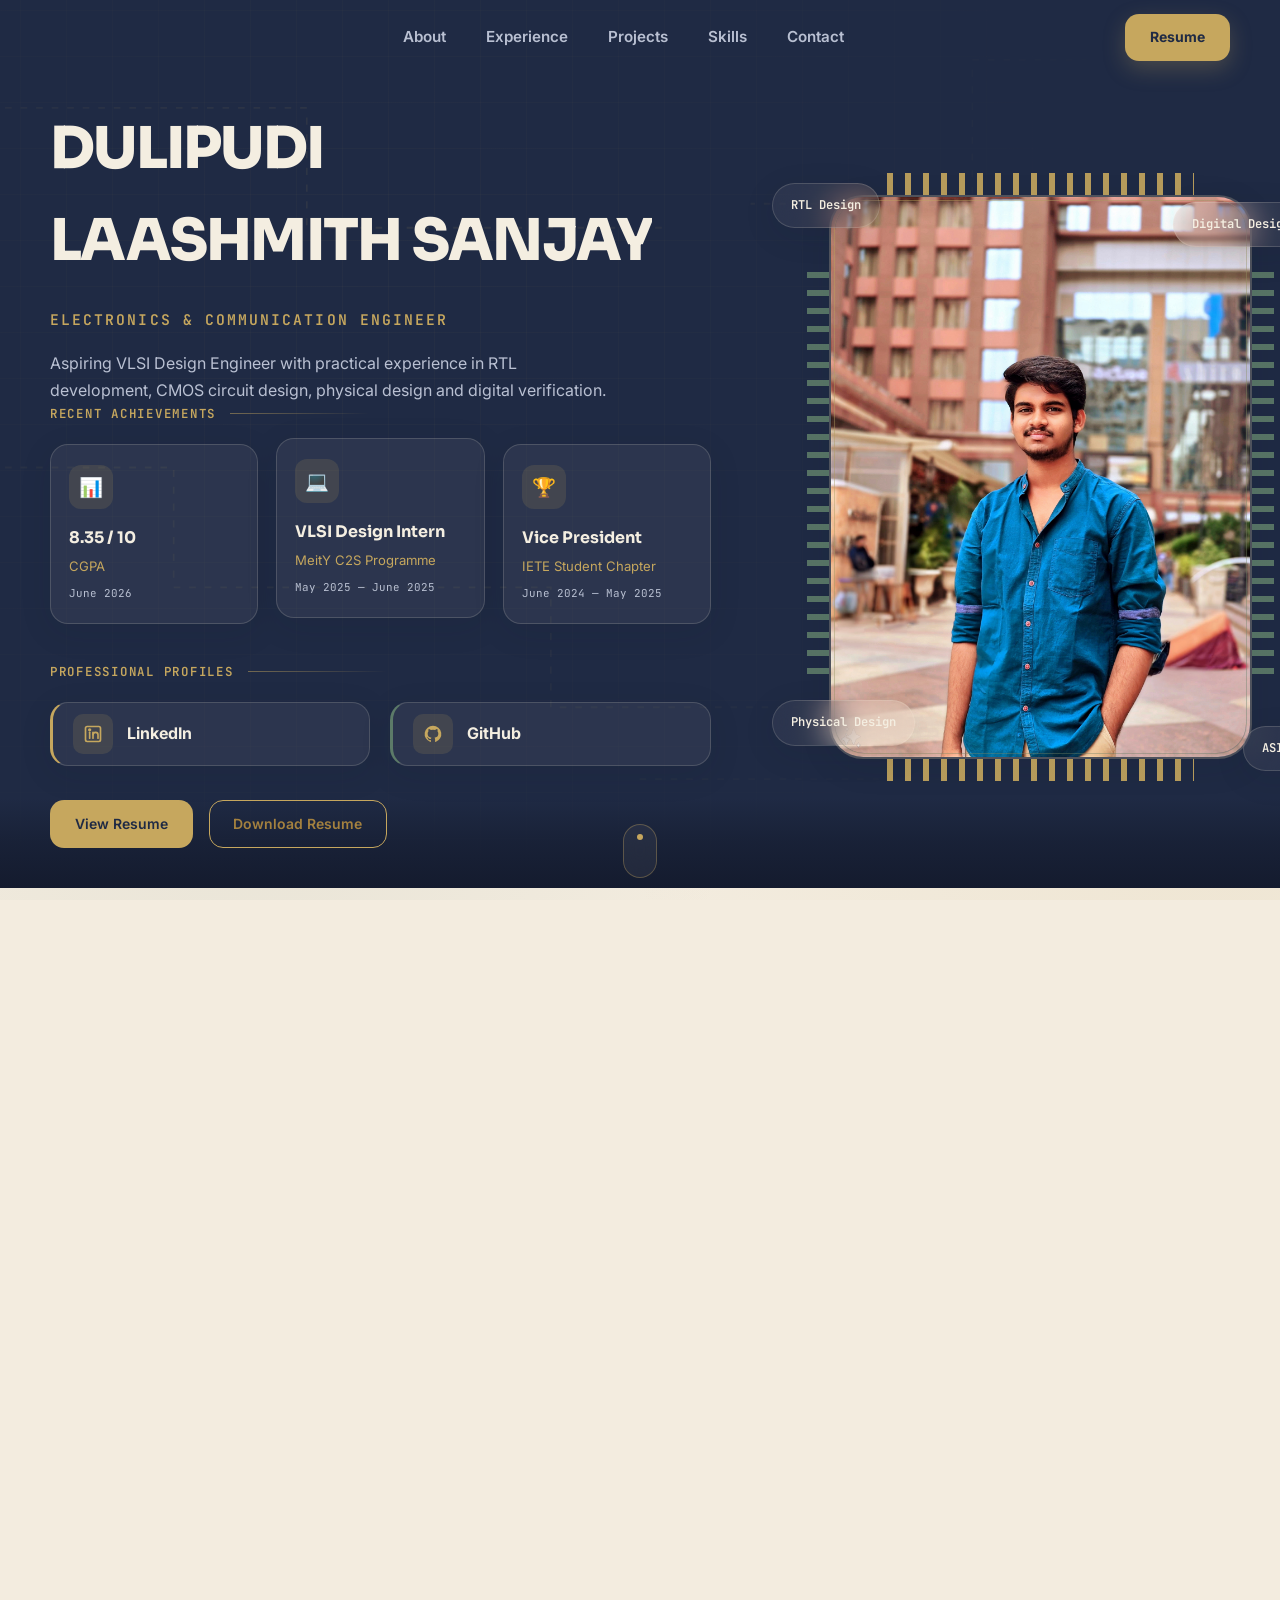
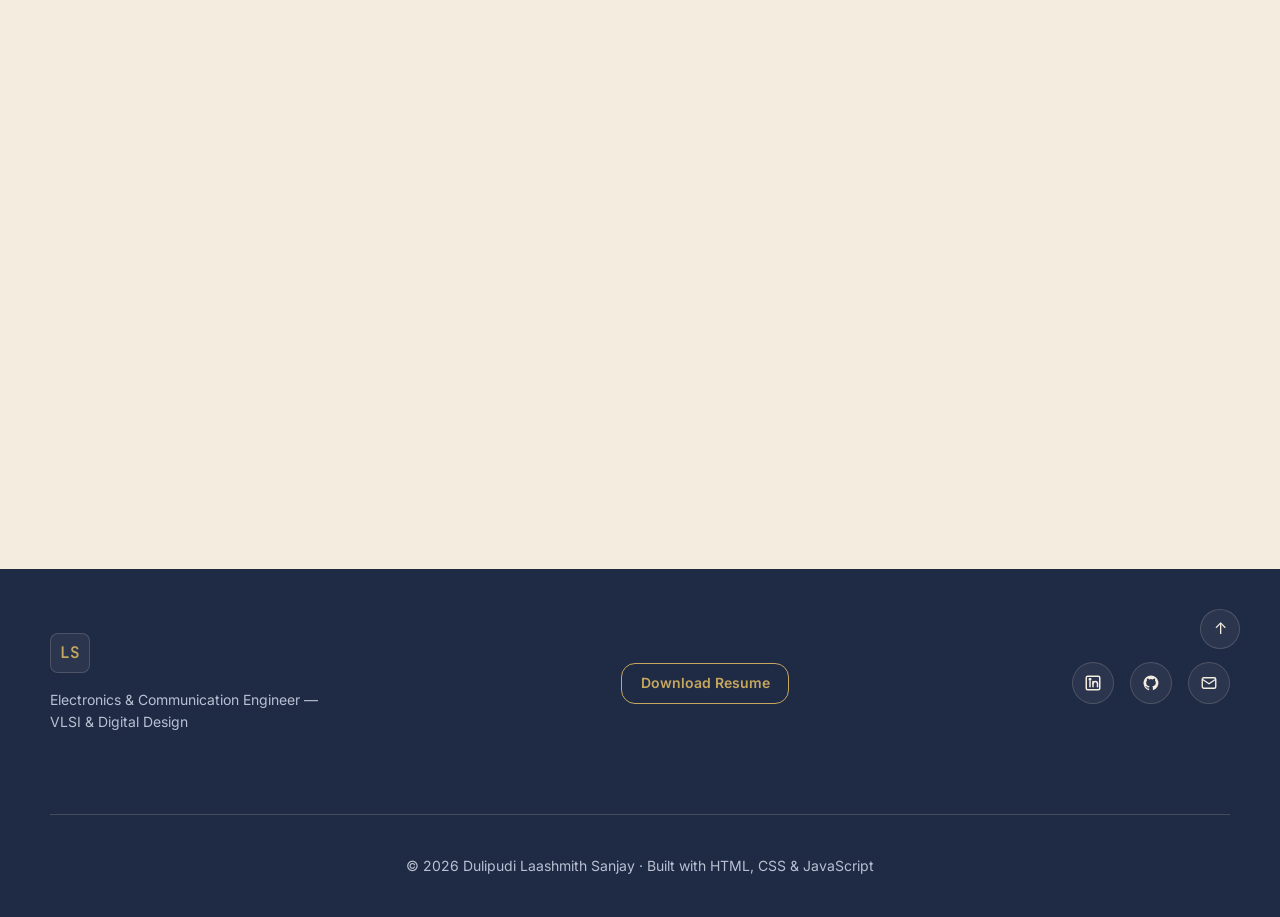
<file: index.html>
<!DOCTYPE html>
<html lang="en">

<head>
  <meta charset="UTF-8" />
  <meta name="viewport" content="width=device-width, initial-scale=1.0" />
  <title>Laashmith Sanjay — VLSI &amp; Digital Design Engineer</title>
  <meta name="description"
    content="Portfolio of Dulipudi Laashmith Sanjay, an ECE graduate specializing in RTL design, physical design and analog IC design." />

  <!-- Favicon: a small inline chip glyph, no image file needed -->
  <link rel="icon"
    href="data:image/svg+xml,%3Csvg xmlns='http://www.w3.org/2000/svg' viewBox='0 0 32 32'%3E%3Crect x='9' y='9' width='14' height='14' rx='2' fill='%231F2A44'/%3E%3Crect x='13' y='2' width='2' height='6' fill='%23C6A75E'/%3E%3Crect x='17' y='2' width='2' height='6' fill='%23C6A75E'/%3E%3Crect x='13' y='24' width='2' height='6' fill='%23C6A75E'/%3E%3Crect x='17' y='24' width='2' height='6' fill='%23C6A75E'/%3E%3Crect x='2' y='13' width='6' height='2' fill='%23C6A75E'/%3E%3Crect x='2' y='17' width='6' height='2' fill='%23C6A75E'/%3E%3Crect x='24' y='13' width='6' height='2' fill='%23C6A75E'/%3E%3Crect x='24' y='17' width='6' height='2' fill='%23C6A75E'/%3E%3C/svg%3E" />

  <!-- Fonts: Sora (headings), Inter (body), JetBrains Mono (labels/data) -->
  <link rel="preconnect" href="https://fonts.googleapis.com" />
  <link rel="preconnect" href="https://fonts.gstatic.com" crossorigin />
  <link
    href="https://fonts.googleapis.com/css2?family=Sora:wght@500;600;700;800&family=Inter:wght@400;500;600;700&family=JetBrains+Mono:wght@400;500;600&display=swap"
    rel="stylesheet" />

  <!-- Navy browser chrome to match the new hero/navbar color -->
  <meta name="theme-color" content="#1F2A44" />

  <!-- Stylesheets: variables.css holds the theme, style.css holds the layout -->
  <link rel="stylesheet" href="css/variables.css" />
  <link rel="stylesheet" href="css/style.css" />
</head>

<body>

  <!-- Lets keyboard / screen-reader users jump straight past the nav -->
  <a class="skip-link" href="#main-content">Skip to content</a>

  <!-- ============================== HEADER / NAV Starts ============================== -->
  <header id="site-header" class="site-header">
    <div class="container site-header__inner">
      <div class="logo"></div>

      <nav class="nav" id="primary-nav" aria-label="Primary">
        <ul class="nav__list" id="nav-list"><!-- populated by main.js from portfolioData.nav --></ul>
      </nav>

      <div class="site-header__actions">
        <a href="#" id="header-resume-btn" class="btn btn--ghost btn--small" download>Resume</a>
        <button id="nav-toggle" class="nav-toggle" aria-label="Open menu" aria-expanded="false"
          aria-controls="primary-nav">
          <span class="nav-toggle__bar"></span>
          <span class="nav-toggle__bar"></span>
          <span class="nav-toggle__bar"></span>
        </button>
      </div>
    </div>
  </header>
  <!-- ============================== HEADER / NAV Ends ============================== -->

  <main id="main-content">

    <!-- ============================== HERO Starts ============================== -->
    <section id="home" class="hero">

      <div class="hero__bg" aria-hidden="true">
        <svg class="hero__traces" viewBox="0 0 1200 800" preserveAspectRatio="none">
          <path class="trace" d="M0,120 H300 V220 H620" />
          <path class="trace" d="M0,420 H180 V520 H520 V620 H900" />
          <path class="trace" d="M1200,80 H900 V200 H700" />
          <path class="trace" d="M1200,560 H960 V680 H600" />
        </svg>
      </div>

      <div class="container hero__inner">

        <!-- ================= LEFT ================= -->

        <div class="hero__content">

          <div class="hero__heading">

            <h1 class="hero__name" id="hero-name">
              <span>DULIPUDI</span>
              <span>LAASHMITH SANJAY</span>
            </h1>

            <p class="hero__role" id="hero-role">
              Electronics & Communication Engineer
            </p>

            <p class="hero__tagline" id="hero-tagline">
              Aspiring VLSI Design Engineer with practical experience in RTL Development, CMOS Circuit Design, Physical
              Design and Digital Verification.
            </p>

          </div>

          <!-- ================= RECENT ACHIEVEMENTS ================= -->

          <div class="hero__section">

            <p class="hero__section-title">
              RECENT ACHIEVEMENTS
            </p>

            <div class="hero-achievements" id="hero-highlights">

              <!-- JS renders here -->

            </div>

          </div>

          <!-- ================= PROFESSIONAL PROFILES ================= -->

          <div class="hero__section">

            <p class="hero__section-title">
              PROFESSIONAL PROFILES
            </p>

            <div id="hero-social-cards" class="hero-social-cards">

            </div>

          </div>

          <!-- ================= RESUME CTA ================= -->

          <div class="hero__section hero__resume-row">
            <a href="#" id="hero-resume-btn" class="btn btn--primary" target="_blank">View Resume</a>
            <a href="#" id="hero-resume-download" class="btn btn--outline" download>Download Resume</a>
          </div>

        </div>

        <!-- ================= RIGHT ================= -->

        <div class="hero__visual">

          <div class="chip-diagram">

            <div class="chip-diagram__die glass-panel" id="chip-die">

            </div>

            <div class="chip-diagram__pins chip-diagram__pins--top"></div>
            <div class="chip-diagram__pins chip-diagram__pins--bottom"></div>
            <div class="chip-diagram__pins chip-diagram__pins--left"></div>
            <div class="chip-diagram__pins chip-diagram__pins--right"></div>

            <ul class="chip-diagram__badges" id="chip-badges">
            </ul>

          </div>

        </div>

      </div>

      <a href="#about" class="scroll-cue" aria-label="Scroll">

        <span></span>

      </a>

    </section>
    <!-- ============================== HERO Ends ============================== -->

    <!-- ============================== ABOUT Starts ============================== -->
    <section id="about" class="section">
      <div class="container">
        <p class="section-eyebrow">About Me</p>
        <h2 class="section-title">A quick introduction</h2>

        <div class="about-grid">
          <div>
            <p class="about-summary" id="about-summary"><!-- populated from portfolioData.personal.summary --></p>
            <a href="#" id="about-resume-btn" class="btn btn--outline about-resume-cta" target="_blank">View Resume</a>
          </div>

          <ul class="tag-list" id="about-interests" aria-label="Areas of interest">
            <!-- populated from portfolioData.interests -->
          </ul>
        </div>

        <div class="workflow" id="workflow-steps" aria-label="Chip design flow">
          <!-- populated from portfolioData.workflow -->
        </div>
      </div>
    </section>
    <!-- ============================== ABOUT Ends ============================== -->

    <!-- ============================== EXPERIENCE Starts ============================== -->
    <section id="experience" class="section section--alt">
      <div class="container">
        <p class="section-eyebrow">Background</p>
        <h2 class="section-title">Education &amp; Experience</h2>

        <div class="background-grid">
          <div class="background-col">
            <h3 class="background-col__title">Education</h3>
            <div id="education-list"><!-- populated from portfolioData.education --></div>
          </div>

          <div class="background-col">
            <h3 class="background-col__title">Experience</h3>
            <ol class="timeline" id="experience-list"><!-- populated from portfolioData.experience --></ol>
          </div>
        </div>
      </div>
    </section>
    <!-- ============================== EXPERIENCE Ends ============================== -->

    <!-- ============================== PROJECTS Starts ============================== -->
    <section id="projects" class="section">
      <div class="container">
        <p class="section-eyebrow">Selected Work</p>
        <h2 class="section-title">Selected work</h2>

        <div class="project-grid" id="project-grid"><!-- populated from portfolioData.projects --></div>
      </div>
    </section>
    <!-- ============================== PROJECTS Ends ============================== -->

    <!-- ============================== SKILLS Starts ============================== -->
    <section id="skills" class="section section--alt">
      <div class="container">
        <p class="section-eyebrow">Toolkit</p>
        <h2 class="section-title">Toolkit</h2>

        <div class="skills-grid" id="skills-grid"><!-- populated from portfolioData.skills --></div>
      </div>
    </section>
    <!-- ============================== SKILLS Ends ============================== -->

    <!-- ============================== CONTACT Starts ============================== -->
    <section id="contact" class="section">
      <div class="container">
        <p class="section-eyebrow">Get In Touch</p>
        <h2 class="section-title">Let's talk</h2>
        <p class="section-lead">Open to VLSI, digital design and physical design roles, internships and graduate
          research opportunities. Reach out any time.</p>

        <div class="contact-grid">
          <div>
            <ul class="contact-cards" id="contact-cards"><!-- populated from portfolioData.personal --></ul>
            <a href="#" id="contact-resume-btn" class="btn btn--primary contact-resume-cta" target="_blank">View Resume</a>
          </div>

          <form class="contact-form glass-panel" id="contact-form">
            <p class="contact-form__hint">This opens a pre-filled email in your mail app — there's no server behind it.
            </p>
            <div class="form-row">
              <label for="cf-name">Name</label>
              <input type="text" id="cf-name" name="name" required />
            </div>
            <div class="form-row">
              <label for="cf-email">Your email</label>
              <input type="email" id="cf-email" name="email" required />
            </div>
            <div class="form-row">
              <label for="cf-message">Message</label>
              <textarea id="cf-message" name="message" rows="4" required></textarea>
            </div>
            <button type="submit" class="btn btn--primary btn--full">Open Email Draft</button>
          </form>
        </div>
      </div>
    </section>
    <!-- ============================== CONTACT Ends ============================== -->

  </main>

  <!-- ============================== FOOTER Starts ============================== -->
  <footer class="site-footer">
    <div class="container site-footer__inner">
      <div>
        <span class="logo__mark logo__mark--small" id="footer-initials">LS</span>
        <p class="site-footer__tagline" id="footer-tagline">Electronics &amp; Communication Engineer — VLSI &amp;
          Digital Design</p>
      </div>

      <a href="#" id="footer-resume-btn" class="btn btn--outline btn--small footer-resume-cta" download>Download Resume</a>

      <ul class="social-row" id="footer-socials" aria-label="Social links"><!-- populated by main.js --></ul>

      <p class="site-footer__meta">
        <span id="footer-year"></span> · Built with HTML, CSS &amp; JavaScript
      </p>
    </div>

    <a href="#home" class="back-to-top" aria-label="Back to top">↑</a>
  </footer>
  <!-- ============================== FOOTER Ends ============================== -->

  <!-- Scripts: data first, then the code that renders it -->
  <script src="js/portfolio-data.js"></script>
  <script src="js/main.js"></script>
</body>

</html>
</file>
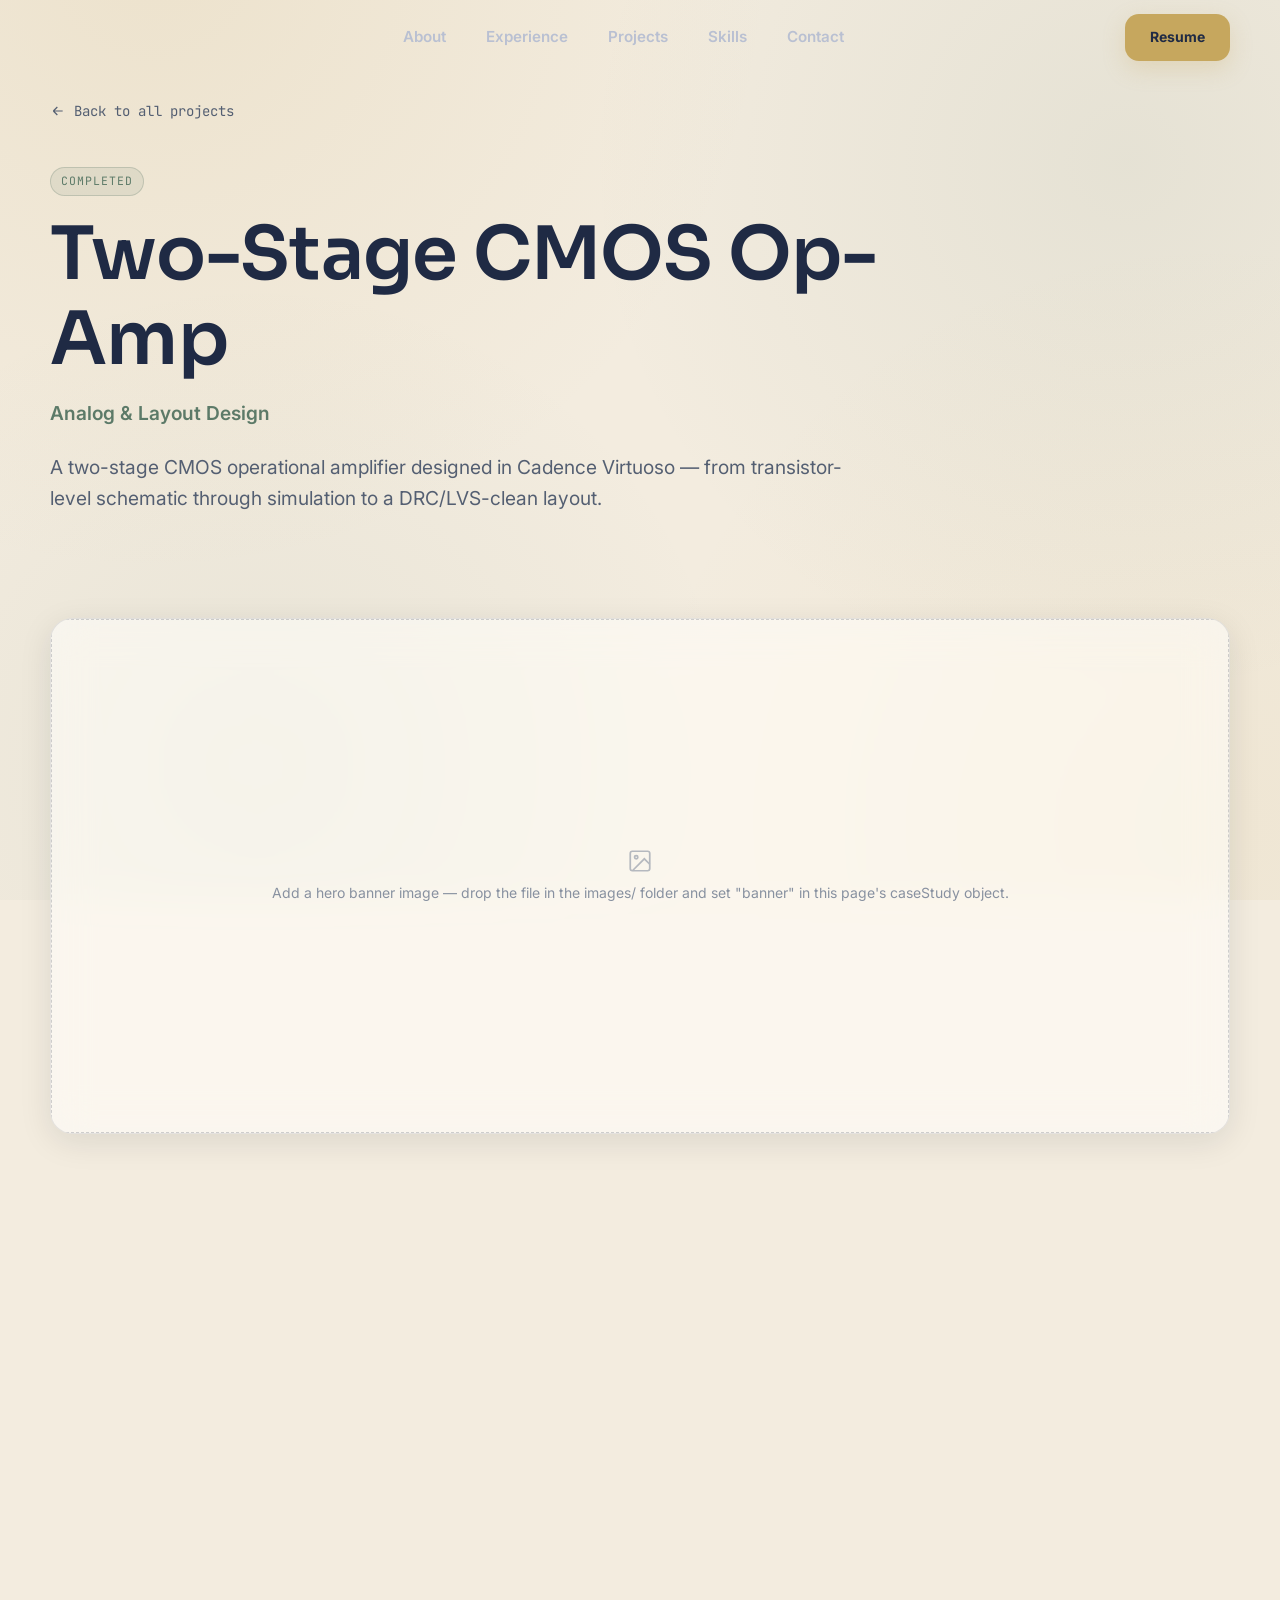
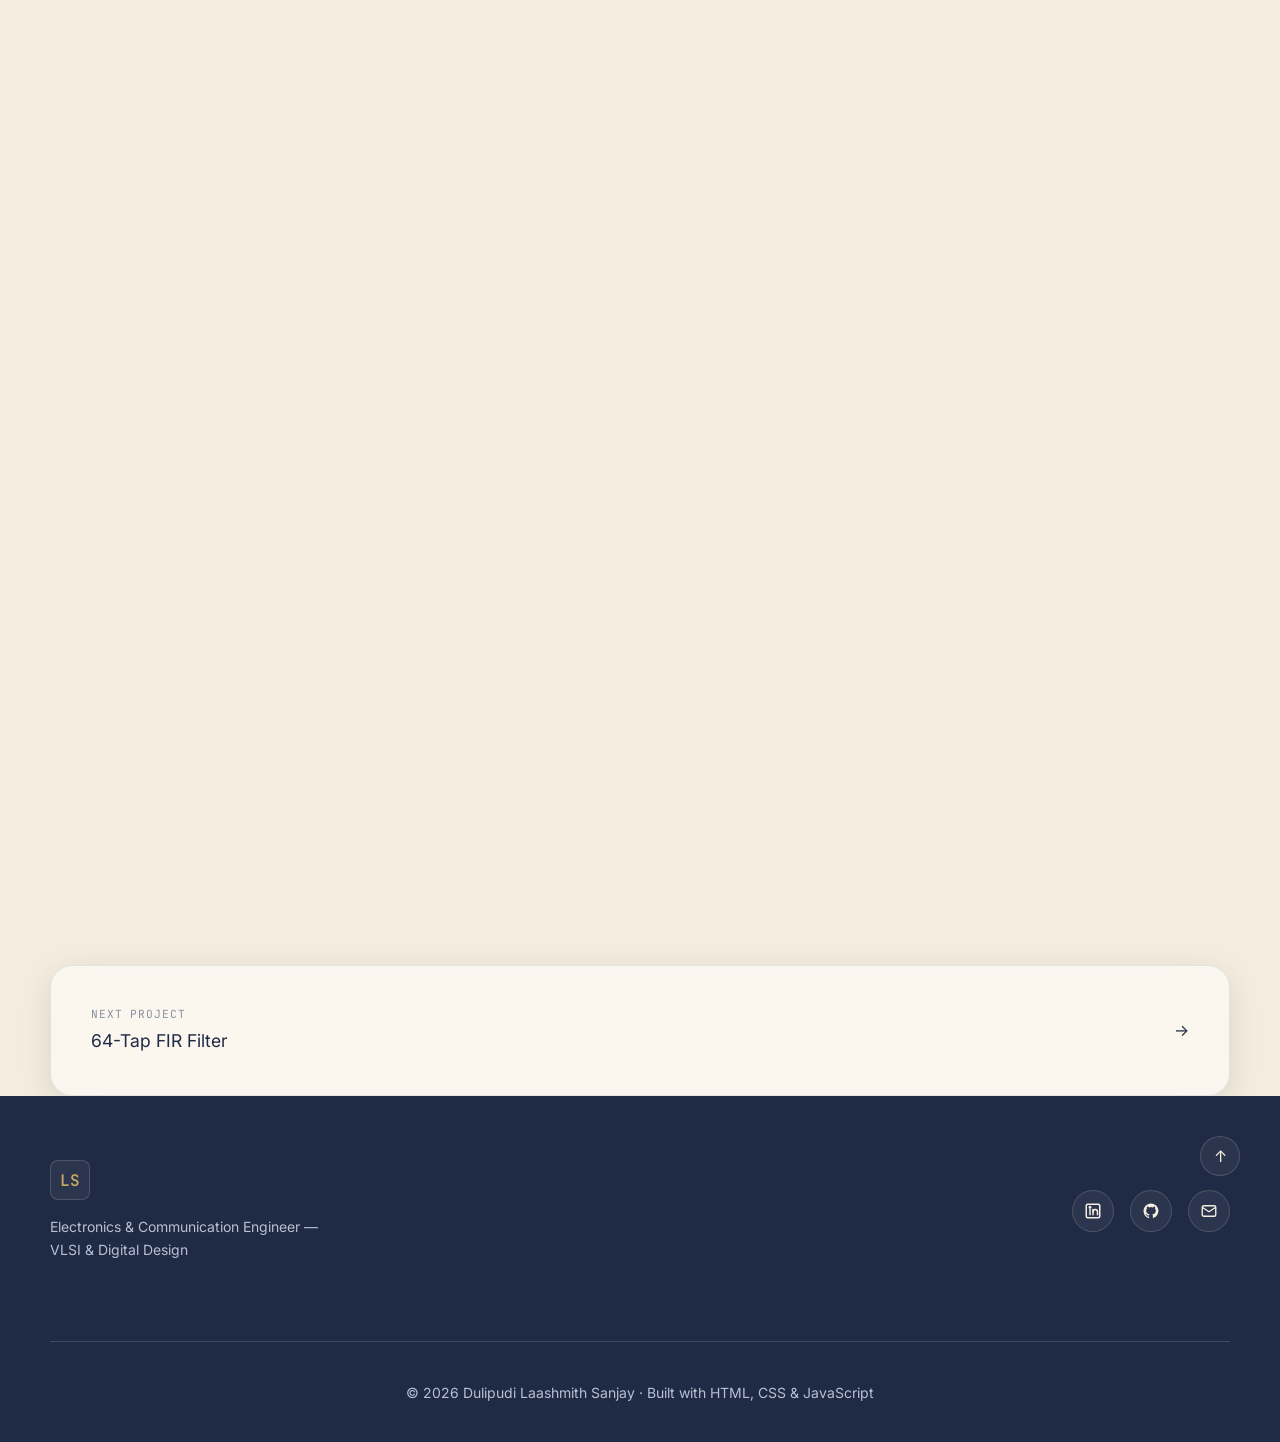
<file: projects/cmos-op-amp.html>
<!DOCTYPE html>
<html lang="en">

<head>
  <meta charset="UTF-8" />
  <meta name="viewport" content="width=device-width, initial-scale=1.0" />
  <title>Two-Stage CMOS Op-Amp — Case Study — Laashmith Sanjay</title>
  <meta name="description"
    content="Case study: a two-stage CMOS operational amplifier — analog design, simulation and layout in Cadence Virtuoso." />

  <link rel="icon"
    href="data:image/svg+xml,%3Csvg xmlns='http://www.w3.org/2000/svg' viewBox='0 0 32 32'%3E%3Crect x='9' y='9' width='14' height='14' rx='2' fill='%231F2A44'/%3E%3Crect x='13' y='2' width='2' height='6' fill='%23C6A75E'/%3E%3Crect x='17' y='2' width='2' height='6' fill='%23C6A75E'/%3E%3Crect x='13' y='24' width='2' height='6' fill='%23C6A75E'/%3E%3Crect x='17' y='24' width='2' height='6' fill='%23C6A75E'/%3E%3Crect x='2' y='13' width='6' height='2' fill='%23C6A75E'/%3E%3Crect x='2' y='17' width='6' height='2' fill='%23C6A75E'/%3E%3Crect x='24' y='13' width='6' height='2' fill='%23C6A75E'/%3E%3Crect x='24' y='17' width='6' height='2' fill='%23C6A75E'/%3E%3C/svg%3E" />

  <link rel="preconnect" href="https://fonts.googleapis.com" />
  <link rel="preconnect" href="https://fonts.gstatic.com" crossorigin />
  <link
    href="https://fonts.googleapis.com/css2?family=Sora:wght@500;600;700;800&family=Inter:wght@400;500;600;700&family=JetBrains+Mono:wght@400;500;600&display=swap"
    rel="stylesheet" />

  <meta name="theme-color" content="#1F2A44" />

  <!-- Same stylesheets as the homepage, plus case-study.css for the
       sections that only exist on project pages. -->
  <link rel="stylesheet" href="../css/variables.css" />
  <link rel="stylesheet" href="../css/style.css" />
  <link rel="stylesheet" href="../css/case-study.css" />
</head>

<body id="page-top">

  <a class="skip-link" href="#main-content">Skip to content</a>

  <!-- ============================== HEADER / NAV Starts ============================== -->
  <header id="site-header" class="site-header">
    <div class="container site-header__inner">
      <a class="logo" href="../index.html" aria-label="Home"></a>

      <nav class="nav" id="primary-nav" aria-label="Primary">
        <ul class="nav__list" id="nav-list"><!-- populated by case-study.js from portfolioData.nav --></ul>
      </nav>

      <div class="site-header__actions">
        <a href="#" id="header-resume-btn" class="btn btn--ghost btn--small" target="_blank">Resume</a>
        <button id="nav-toggle" class="nav-toggle" aria-label="Open menu" aria-expanded="false"
          aria-controls="primary-nav">
          <span class="nav-toggle__bar"></span>
          <span class="nav-toggle__bar"></span>
          <span class="nav-toggle__bar"></span>
        </button>
      </div>
    </div>
  </header>
  <!-- ============================== HEADER / NAV Ends ============================== -->

  <main id="main-content">

    <div class="container cs-back-bar">
      <a href="../index.html#projects" class="cs-back-link">
        <svg viewBox="0 0 24 24" fill="none" stroke="currentColor" stroke-width="1.8"><path d="M5 12h14m0 0-6-6m6 6-6 6"/></svg>
        Back to all projects
      </a>
    </div>

    <!-- ============================== CASE STUDY HERO Starts ============================== -->
    <section class="cs-hero">
      <div class="container">
        <span class="cs-hero__status" id="cs-status"></span>
        <h1 class="cs-hero__title" id="cs-title"></h1>
        <p class="cs-hero__subtitle" id="cs-subtitle"></p>
        <p class="cs-hero__summary" id="cs-summary"></p>
        <div class="cs-hero__actions" id="cs-actions"><!-- GitHub / Live Demo / Report, from case-study.js --></div>

        <div class="cs-hero__banner glass-panel" id="cs-banner"><!-- banner image or placeholder --></div>
      </div>
    </section>
    <!-- ============================== CASE STUDY HERO Ends ============================== -->

    <div class="container">

      <!-- ============================== META Starts ============================== -->
      <div class="cs-meta glass-panel" id="cs-meta"></div>
      <!-- ============================== META Ends ============================== -->

      <!-- ============================== OVERVIEW Starts ============================== -->
      <section class="cs-section">
        <h2 class="cs-section__title">Overview</h2>
        <p class="cs-section__body" id="cs-overview"></p>
      </section>
      <!-- ============================== OVERVIEW Ends ============================== -->

      <!-- ============================== PROBLEM / OBJECTIVE Starts ============================== -->
      <section class="cs-section">
        <div class="cs-two-col">
          <div>
            <h2 class="cs-section__title">Problem Statement</h2>
            <p class="cs-section__body" id="cs-problem"></p>
          </div>
          <div>
            <h2 class="cs-section__title">Objective</h2>
            <p class="cs-section__body" id="cs-objective"></p>
          </div>
        </div>
      </section>
      <!-- ============================== PROBLEM / OBJECTIVE Ends ============================== -->

      <!-- ============================== ARCHITECTURE / WORKFLOW Starts ============================== -->
      <section class="cs-section">
        <div class="cs-two-col">
          <div>
            <h2 class="cs-section__title">Architecture</h2>
            <p class="cs-section__body" id="cs-architecture"></p>
          </div>
          <div>
            <h2 class="cs-section__title">Workflow</h2>
            <p class="cs-section__body" id="cs-workflow"></p>
          </div>
        </div>
      </section>
      <!-- ============================== ARCHITECTURE / WORKFLOW Ends ============================== -->

      <!-- ============================== IMPLEMENTATION STEPS Starts ============================== -->
      <section class="cs-section">
        <h2 class="cs-section__title">Step-by-Step Implementation</h2>
        <div class="cs-steps" id="cs-steps"></div>
      </section>
      <!-- ============================== IMPLEMENTATION STEPS Ends ============================== -->

      <!-- ============================== MEDIA GALLERY Starts ============================== -->
      <section class="cs-section">
        <h2 class="cs-section__title">Simulation, Waveforms &amp; Screenshots</h2>
        <p class="cs-section__body" style="margin-bottom: var(--space-md);">RTL simulation results, waveform
          captures and synthesis reports. Add new screenshots any time by editing the <code>gallery</code> array
          below — no other file needs to change.</p>
        <div class="cs-gallery" id="cs-gallery"></div>
      </section>
      <!-- ============================== MEDIA GALLERY Ends ============================== -->

      <!-- ============================== RESULTS Starts ============================== -->
      <section class="cs-section">
        <h2 class="cs-section__title">Results</h2>
        <div class="cs-result-cards" id="cs-results"></div>
      </section>
      <!-- ============================== RESULTS Ends ============================== -->

      <!-- ============================== CHALLENGES / LEARNINGS Starts ============================== -->
      <section class="cs-section">
        <div class="cs-two-col">
          <div>
            <h2 class="cs-section__title">Challenges</h2>
            <ul class="cs-list" id="cs-challenges"></ul>
          </div>
          <div>
            <h2 class="cs-section__title">Learnings</h2>
            <ul class="cs-list" id="cs-learnings"></ul>
          </div>
        </div>
      </section>
      <!-- ============================== CHALLENGES / LEARNINGS Ends ============================== -->

      <!-- ============================== FUTURE IMPROVEMENTS Starts ============================== -->
      <section class="cs-section">
        <h2 class="cs-section__title">Future Improvements</h2>
        <ul class="cs-list" id="cs-future"></ul>
      </section>
      <!-- ============================== FUTURE IMPROVEMENTS Ends ============================== -->

      <!-- ============================== REFERENCES Starts ============================== -->
      <section class="cs-section">
        <h2 class="cs-section__title">References</h2>
        <ul class="cs-references" id="cs-references"></ul>
      </section>
      <!-- ============================== REFERENCES Ends ============================== -->

      <!-- ============================== NEXT PROJECT Starts ============================== -->
      <a class="cs-next glass-panel" id="cs-next" href="#">
        <div>
          <p class="cs-next__label">Next Project</p>
          <p class="cs-next__title"></p>
        </div>
        <span>→</span>
      </a>
      <!-- ============================== NEXT PROJECT Ends ============================== -->

    </div>

  </main>

  <!-- ============================== FOOTER Starts ============================== -->
  <footer class="site-footer">
    <div class="container site-footer__inner">
      <div>
        <span class="logo__mark logo__mark--small" id="footer-initials">LS</span>
        <p class="site-footer__tagline" id="footer-tagline"></p>
      </div>

      <ul class="social-row" id="footer-socials" aria-label="Social links"></ul>

      <p class="site-footer__meta">
        <span id="footer-year"></span> · Built with HTML, CSS &amp; JavaScript
      </p>
    </div>

    <a href="#page-top" class="back-to-top" aria-label="Back to top">↑</a>
  </footer>
  <!-- ============================== FOOTER Ends ============================== -->

  <script src="../js/portfolio-data.js"></script>
  <script src="../js/case-study.js"></script>

  <!-- ============================================================================
       CASE STUDY DATA
       ============================================================================
       Everything specific to THIS project lives here. To create another
       project page: copy this whole file, edit only this object (and the
       page <title> above), then point that project's "caseStudyUrl" in
       js/portfolio-data.js at the new file.
  ============================================================================ -->
  <script>
    window.caseStudy = {
      title: "Two-Stage CMOS Op-Amp",
      subtitle: "Analog & Layout Design",
      status: "Completed",

      summary:
        "A two-stage CMOS operational amplifier designed in Cadence Virtuoso — from transistor-level schematic through simulation to a DRC/LVS-clean layout.",

      /* Set to an image path (e.g. "../images/opamp-banner.png") once
         you have one — until then a clean placeholder is shown instead. */
      banner: "",

      meta: [
        { label: "Timeline", value: "May – Jun 2025" },
        { label: "Role", value: "Analog & Layout Design" },
        { label: "Domain", value: "Analog IC Design" },
        { label: "Tools", value: "Cadence Virtuoso" },
      ],

      overview:
        "This project designs a two-stage CMOS operational amplifier: a differential input stage feeding a common-source gain stage, compensated with a Miller capacitor for stability. The design was simulated at the schematic level, then carried through physical layout with post-layout re-verification.",

      problem:
        "A single-stage amplifier trades off gain against output swing and struggles to hit high gain with a wide bandwidth on a fixed process. A two-stage architecture requires additional frequency compensation to remain stable once layout parasitics are introduced.",

      objective:
        "Design a two-stage CMOS op-amp that (1) meets target gain, bandwidth, slew rate and phase margin specifications in schematic simulation, and (2) produces a DRC/LVS-clean layout whose post-layout performance still meets those specs.",

      architecture:
        "A differential pair with a current-mirror active load forms the first (high-gain) stage, followed by a common-source second stage for additional gain and output swing. A Miller capacitor between the two stages provides frequency compensation for closed-loop stability.",

      workflow:
        "Schematic entry and sizing in Cadence Virtuoso, AC/DC/transient simulation for spec verification, then physical layout with DRC and LVS checks, followed by post-layout simulation to confirm parasitics hadn't broken the design.",

      steps: [
        {
          title: "Topology selection & hand calculations",
          desc: "Chose the two-stage, Miller-compensated topology and hand-calculated approximate device sizing to hit the target gain and phase margin.",
        },
        {
          title: "Schematic entry & sizing",
          desc: "Built the schematic in Cadence Virtuoso and iteratively sized the differential pair, current mirrors and compensation capacitor.",
        },
        {
          title: "DC & AC simulation",
          desc: "Verified DC operating points and extracted open-loop gain, unity-gain bandwidth and phase margin from AC analysis.",
        },
        {
          title: "Transient & slew-rate verification",
          desc: "Applied step and pulse inputs to measure slew rate and settling behavior under large-signal conditions.",
        },
        {
          title: "Physical layout",
          desc: "Floorplanned and laid out the transistors with attention to matching (common-centroid where needed) and symmetry for the differential pair.",
        },
        {
          title: "DRC / LVS & post-layout simulation",
          desc: "Resolved all design-rule and layout-versus-schematic violations, extracted parasitics, and re-ran simulations to confirm the layout still met spec.",
        },
      ],

      /* MEDIA GALLERY START — add screenshots here as you take them.
         Leave "src" as "" to show a labeled placeholder until you do. */
      gallery: [
        { category: "Schematic", caption: "Two-stage op-amp schematic", src: "" },
        { category: "Simulation", caption: "AC analysis — gain & phase margin plot", src: "" },
        { category: "Simulation", caption: "Transient response — slew rate measurement", src: "" },
        { category: "Layout", caption: "Final layout — DRC/LVS clean", src: "" },
      ],
      /* MEDIA GALLERY END */

      results: [
        { value: "2-stage", label: "Miller-compensated topology" },
        { value: "0", label: "Outstanding DRC / LVS violations" },
        { value: "✓", label: "Gain, BW, slew rate & phase margin met" },
      ],

      challenges: [
        "Keeping phase margin adequate once the Miller compensation was sized for a real load, not just an idealized one.",
        "Preserving differential-pair matching in layout while still meeting area and routing constraints.",
      ],

      learnings: [
        "How second-stage loading and compensation capacitor sizing directly trade off against bandwidth and stability.",
        "Why post-layout re-simulation matters — parasitics shifted the margins enough to be worth catching before tape-out mentality.",
      ],

      future: [
        "Characterize PVT (process/voltage/temperature) corners rather than a single nominal simulation.",
        "Explore a folded-cascode alternative for comparison on gain and bandwidth.",
        "Add a common-mode feedback network for a fully differential variant.",
      ],

      references: [
        { label: "Cadence Virtuoso design environment", url: "https://www.cadence.com/en_US/home/tools/custom-ic-analog-rf-design/circuit-design/virtuoso-schematic-editor.html" },
      ],

      /* Path to a PDF report for this specific project, if you have one.
         Leave "" to hide the button. */
      reportPdf: "",
      github: "",
      demo: "",

      nextProject: {
        title: "64-Tap FIR Filter",
        url: "fir-filter.html",
      },
    };
  </script>
</body>

</html>
</file>
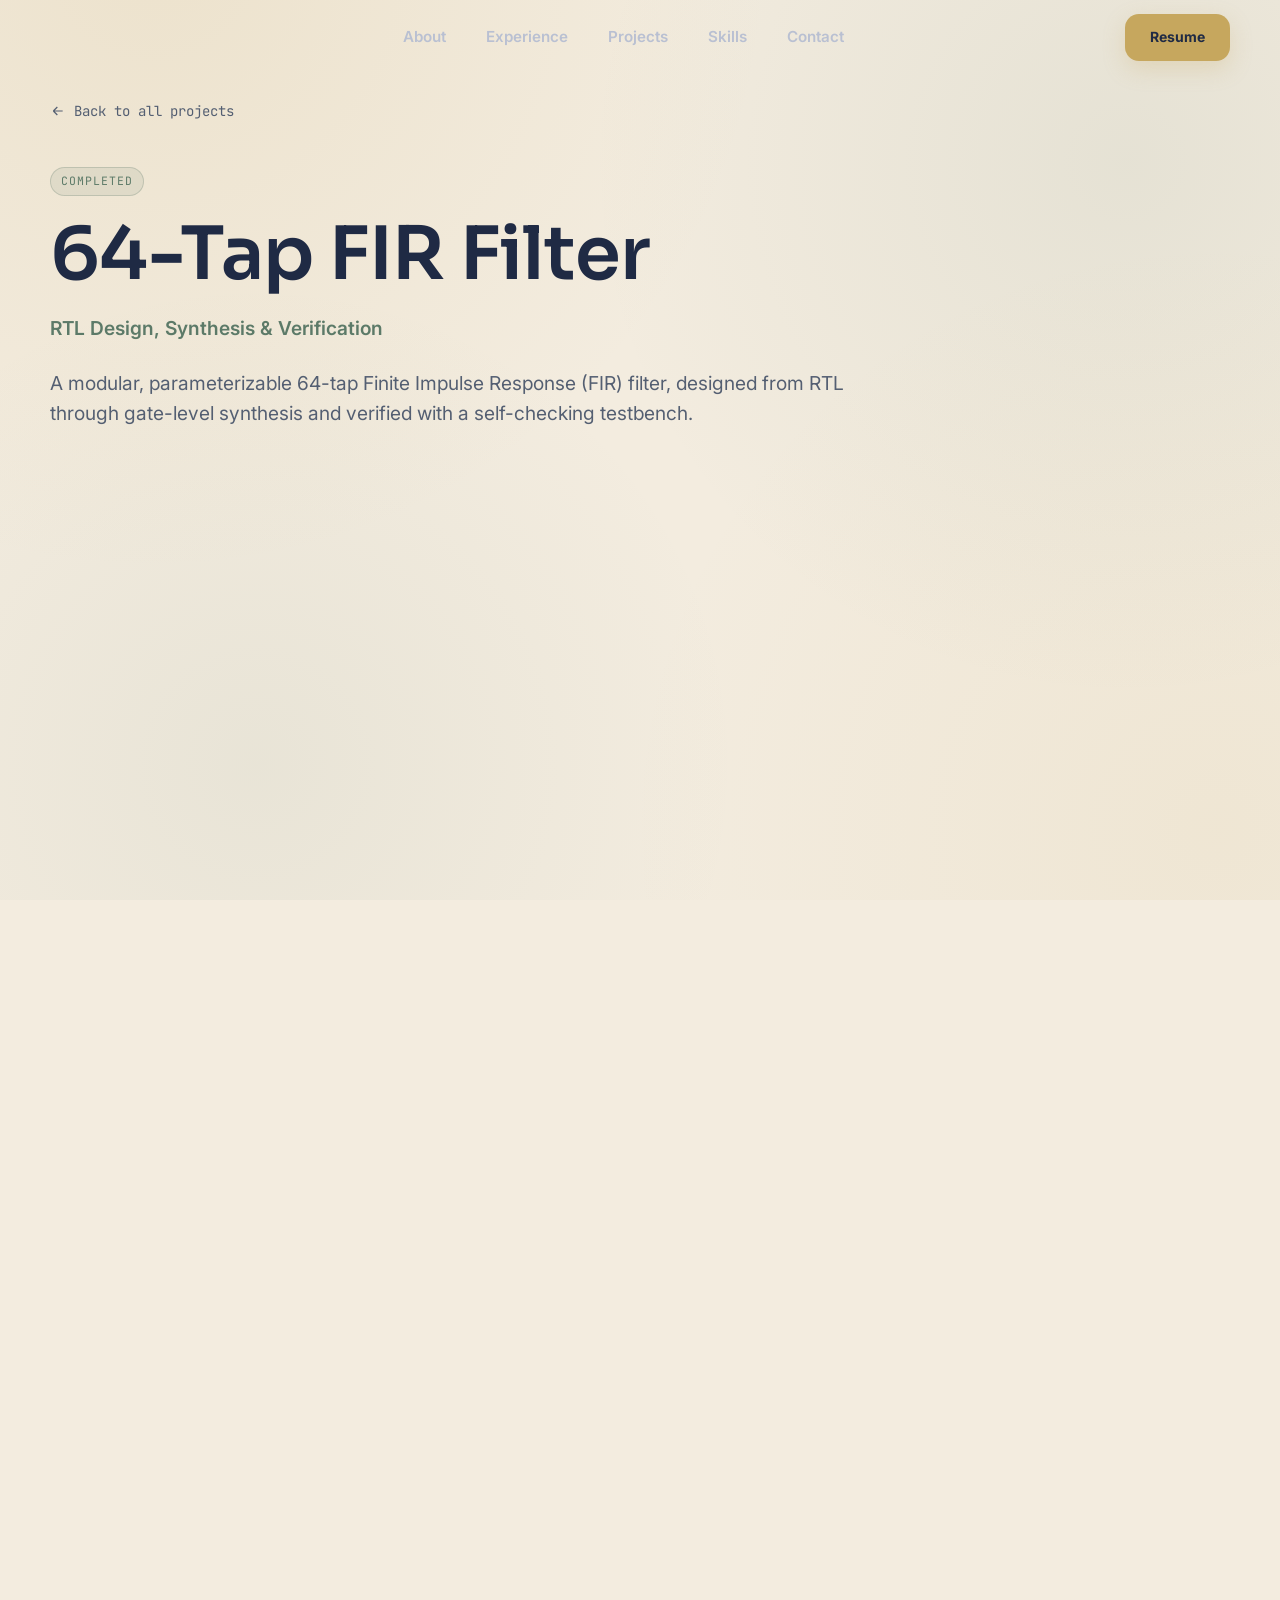
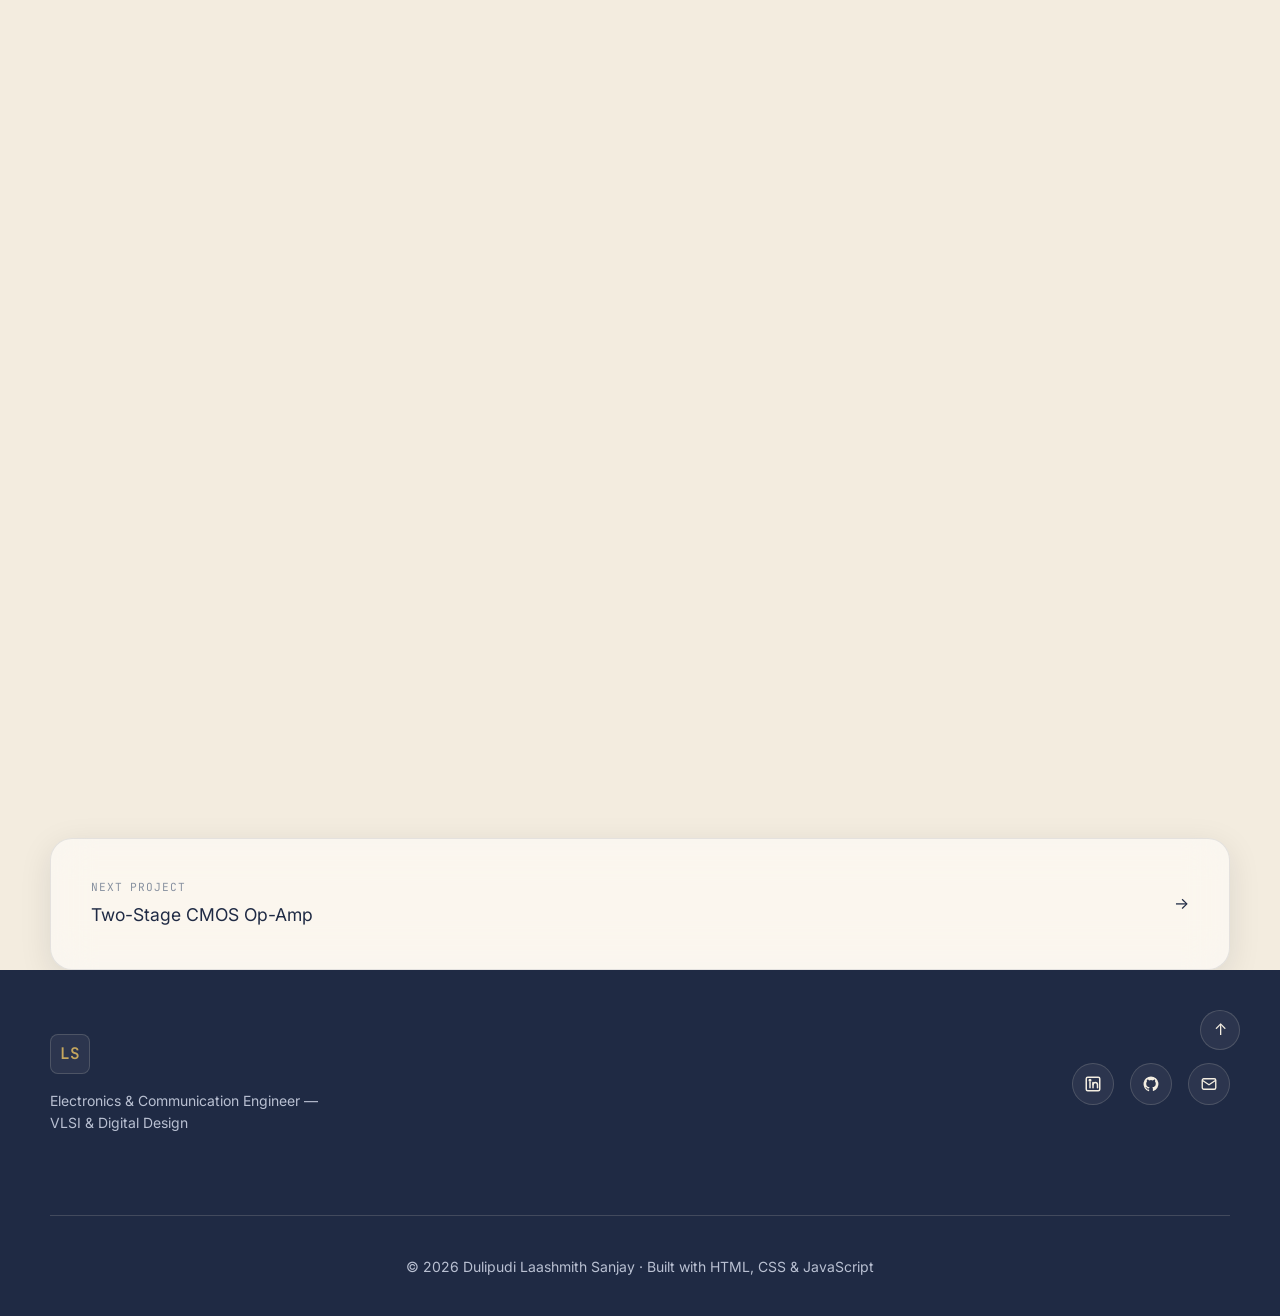
<file: projects/fir-filter.html>
<!DOCTYPE html>
<html lang="en">

<head>
  <meta charset="UTF-8" />
  <meta name="viewport" content="width=device-width, initial-scale=1.0" />
  <title>64-Tap FIR Filter — Case Study — Laashmith Sanjay</title>
  <meta name="description"
    content="Case study: a modular, parameterizable 64-tap FIR filter — RTL design, synthesis and verification." />

  <link rel="icon"
    href="data:image/svg+xml,%3Csvg xmlns='http://www.w3.org/2000/svg' viewBox='0 0 32 32'%3E%3Crect x='9' y='9' width='14' height='14' rx='2' fill='%231F2A44'/%3E%3Crect x='13' y='2' width='2' height='6' fill='%23C6A75E'/%3E%3Crect x='17' y='2' width='2' height='6' fill='%23C6A75E'/%3E%3Crect x='13' y='24' width='2' height='6' fill='%23C6A75E'/%3E%3Crect x='17' y='24' width='2' height='6' fill='%23C6A75E'/%3E%3Crect x='2' y='13' width='6' height='2' fill='%23C6A75E'/%3E%3Crect x='2' y='17' width='6' height='2' fill='%23C6A75E'/%3E%3Crect x='24' y='13' width='6' height='2' fill='%23C6A75E'/%3E%3Crect x='24' y='17' width='6' height='2' fill='%23C6A75E'/%3E%3C/svg%3E" />

  <link rel="preconnect" href="https://fonts.googleapis.com" />
  <link rel="preconnect" href="https://fonts.gstatic.com" crossorigin />
  <link
    href="https://fonts.googleapis.com/css2?family=Sora:wght@500;600;700;800&family=Inter:wght@400;500;600;700&family=JetBrains+Mono:wght@400;500;600&display=swap"
    rel="stylesheet" />

  <meta name="theme-color" content="#1F2A44" />

  <!-- Same stylesheets as the homepage, plus case-study.css for the
       sections that only exist on project pages. -->
  <link rel="stylesheet" href="../css/variables.css" />
  <link rel="stylesheet" href="../css/style.css" />
  <link rel="stylesheet" href="../css/case-study.css" />
</head>

<body id="page-top">

  <a class="skip-link" href="#main-content">Skip to content</a>

  <!-- ============================== HEADER / NAV Starts ============================== -->
  <header id="site-header" class="site-header">
    <div class="container site-header__inner">
      <a class="logo" href="../index.html" aria-label="Home"></a>

      <nav class="nav" id="primary-nav" aria-label="Primary">
        <ul class="nav__list" id="nav-list"><!-- populated by case-study.js from portfolioData.nav --></ul>
      </nav>

      <div class="site-header__actions">
        <a href="#" id="header-resume-btn" class="btn btn--ghost btn--small" target="_blank">Resume</a>
        <button id="nav-toggle" class="nav-toggle" aria-label="Open menu" aria-expanded="false"
          aria-controls="primary-nav">
          <span class="nav-toggle__bar"></span>
          <span class="nav-toggle__bar"></span>
          <span class="nav-toggle__bar"></span>
        </button>
      </div>
    </div>
  </header>
  <!-- ============================== HEADER / NAV Ends ============================== -->

  <main id="main-content">

    <div class="container cs-back-bar">
      <a href="../index.html#projects" class="cs-back-link">
        <svg viewBox="0 0 24 24" fill="none" stroke="currentColor" stroke-width="1.8"><path d="M5 12h14m0 0-6-6m6 6-6 6"/></svg>
        Back to all projects
      </a>
    </div>

    <!-- ============================== CASE STUDY HERO Starts ============================== -->
    <section class="cs-hero">
      <div class="container">
        <span class="cs-hero__status" id="cs-status"></span>
        <h1 class="cs-hero__title" id="cs-title"></h1>
        <p class="cs-hero__subtitle" id="cs-subtitle"></p>
        <p class="cs-hero__summary" id="cs-summary"></p>
        <div class="cs-hero__actions" id="cs-actions"><!-- GitHub / Live Demo / Report, from case-study.js --></div>

        <div class="cs-hero__banner glass-panel" id="cs-banner"><!-- banner image or placeholder --></div>
      </div>
    </section>
    <!-- ============================== CASE STUDY HERO Ends ============================== -->

    <div class="container">

      <!-- ============================== META Starts ============================== -->
      <div class="cs-meta glass-panel" id="cs-meta"></div>
      <!-- ============================== META Ends ============================== -->

      <!-- ============================== OVERVIEW Starts ============================== -->
      <section class="cs-section">
        <h2 class="cs-section__title">Overview</h2>
        <p class="cs-section__body" id="cs-overview"></p>
      </section>
      <!-- ============================== OVERVIEW Ends ============================== -->

      <!-- ============================== PROBLEM / OBJECTIVE Starts ============================== -->
      <section class="cs-section">
        <div class="cs-two-col">
          <div>
            <h2 class="cs-section__title">Problem Statement</h2>
            <p class="cs-section__body" id="cs-problem"></p>
          </div>
          <div>
            <h2 class="cs-section__title">Objective</h2>
            <p class="cs-section__body" id="cs-objective"></p>
          </div>
        </div>
      </section>
      <!-- ============================== PROBLEM / OBJECTIVE Ends ============================== -->

      <!-- ============================== ARCHITECTURE / WORKFLOW Starts ============================== -->
      <section class="cs-section">
        <div class="cs-two-col">
          <div>
            <h2 class="cs-section__title">Architecture</h2>
            <p class="cs-section__body" id="cs-architecture"></p>
          </div>
          <div>
            <h2 class="cs-section__title">Workflow</h2>
            <p class="cs-section__body" id="cs-workflow"></p>
          </div>
        </div>
      </section>
      <!-- ============================== ARCHITECTURE / WORKFLOW Ends ============================== -->

      <!-- ============================== IMPLEMENTATION STEPS Starts ============================== -->
      <section class="cs-section">
        <h2 class="cs-section__title">Step-by-Step Implementation</h2>
        <div class="cs-steps" id="cs-steps"></div>
      </section>
      <!-- ============================== IMPLEMENTATION STEPS Ends ============================== -->

      <!-- ============================== MEDIA GALLERY Starts ============================== -->
      <section class="cs-section">
        <h2 class="cs-section__title">Simulation, Waveforms &amp; Screenshots</h2>
        <p class="cs-section__body" style="margin-bottom: var(--space-md);">RTL simulation results, waveform
          captures and synthesis reports. Add new screenshots any time by editing the <code>gallery</code> array
          below — no other file needs to change.</p>
        <div class="cs-gallery" id="cs-gallery"></div>
      </section>
      <!-- ============================== MEDIA GALLERY Ends ============================== -->

      <!-- ============================== RESULTS Starts ============================== -->
      <section class="cs-section">
        <h2 class="cs-section__title">Results</h2>
        <div class="cs-result-cards" id="cs-results"></div>
      </section>
      <!-- ============================== RESULTS Ends ============================== -->

      <!-- ============================== CHALLENGES / LEARNINGS Starts ============================== -->
      <section class="cs-section">
        <div class="cs-two-col">
          <div>
            <h2 class="cs-section__title">Challenges</h2>
            <ul class="cs-list" id="cs-challenges"></ul>
          </div>
          <div>
            <h2 class="cs-section__title">Learnings</h2>
            <ul class="cs-list" id="cs-learnings"></ul>
          </div>
        </div>
      </section>
      <!-- ============================== CHALLENGES / LEARNINGS Ends ============================== -->

      <!-- ============================== FUTURE IMPROVEMENTS Starts ============================== -->
      <section class="cs-section">
        <h2 class="cs-section__title">Future Improvements</h2>
        <ul class="cs-list" id="cs-future"></ul>
      </section>
      <!-- ============================== FUTURE IMPROVEMENTS Ends ============================== -->

      <!-- ============================== REFERENCES Starts ============================== -->
      <section class="cs-section">
        <h2 class="cs-section__title">References</h2>
        <ul class="cs-references" id="cs-references"></ul>
      </section>
      <!-- ============================== REFERENCES Ends ============================== -->

      <!-- ============================== NEXT PROJECT Starts ============================== -->
      <a class="cs-next glass-panel" id="cs-next" href="#">
        <div>
          <p class="cs-next__label">Next Project</p>
          <p class="cs-next__title"></p>
        </div>
        <span>→</span>
      </a>
      <!-- ============================== NEXT PROJECT Ends ============================== -->

    </div>

  </main>

  <!-- ============================== FOOTER Starts ============================== -->
  <footer class="site-footer">
    <div class="container site-footer__inner">
      <div>
        <span class="logo__mark logo__mark--small" id="footer-initials">LS</span>
        <p class="site-footer__tagline" id="footer-tagline"></p>
      </div>

      <ul class="social-row" id="footer-socials" aria-label="Social links"></ul>

      <p class="site-footer__meta">
        <span id="footer-year"></span> · Built with HTML, CSS &amp; JavaScript
      </p>
    </div>

    <a href="#page-top" class="back-to-top" aria-label="Back to top">↑</a>
  </footer>
  <!-- ============================== FOOTER Ends ============================== -->

  <script src="../js/portfolio-data.js"></script>
  <script src="../js/case-study.js"></script>

  <!-- ============================================================================
       CASE STUDY DATA
       ============================================================================
       Everything specific to THIS project lives here. To create another
       project page: copy this whole file, edit only this object (and the
       page <title> above), then point that project's "caseStudyUrl" in
       js/portfolio-data.js at the new file.
  ============================================================================ -->
  <script>
    window.caseStudy = {
      title: "64-Tap FIR Filter",
      subtitle: "RTL Design, Synthesis & Verification",
      status: "Completed",

      summary:
        "A modular, parameterizable 64-tap Finite Impulse Response (FIR) filter, designed from RTL through gate-level synthesis and verified with a self-checking testbench.",

      /* Set to an image path (e.g. "../images/fir-banner.png") once you
         have one — until then a clean placeholder is shown instead. */
      banner: "",

      meta: [
        { label: "Timeline", value: "May – Jun 2025" },
        { label: "Role", value: "RTL & Verification" },
        { label: "Domain", value: "Digital Signal Processing" },
        { label: "Tools", value: "Verilog, Design Compiler, Verdi" },
      ],

      overview:
        "This project implements a 64-tap FIR filter — a core building block in digital signal processing used for tasks like noise filtering and signal shaping. The design was written as synthesizable Verilog RTL with configurable tap count and coefficient width, then carried through the full front-end flow: functional simulation, gate-level synthesis under timing constraints, and waveform-level verification.",

      problem:
        "Naive FIR implementations either don't scale cleanly to a high tap count or become difficult to verify once pipelined for timing. The design needed to stay both parameterizable and provably correct as complexity increased.",

      objective:
        "Build a 64-tap FIR filter in Verilog that (1) is parameterizable for tap count and word width, (2) meets timing after synthesis, and (3) is verified bit-exact against a golden software reference using a self-checking testbench.",

      architecture:
        "The datapath uses custom pipelined multiplier and adder blocks arranged in a tapped-delay-line structure, with coefficients stored in a parameterizable ROM. Pipelining balances throughput against area and timing closure.",

      workflow:
        "RTL design and functional simulation, followed by gate-level synthesis in Synopsys Design Compiler under timing constraints, then waveform debugging and sign-off checks in Synopsys Verdi.",

      steps: [
        {
          title: "RTL architecture & module partitioning",
          desc: "Defined the tapped-delay-line structure and split the design into multiplier, adder-tree and coefficient-ROM submodules for reuse and easier debugging.",
        },
        {
          title: "Verilog implementation",
          desc: "Wrote synthesizable RTL for each submodule with parameters for tap count and data width, then integrated them into the top-level filter.",
        },
        {
          title: "Functional simulation",
          desc: "Simulated the design against known input sequences and hand-derived expected outputs to catch structural bugs early.",
        },
        {
          title: "Self-checking testbench",
          desc: "Built a testbench that compares the RTL's output against a golden software reference model on every cycle and flags any mismatch automatically.",
        },
        {
          title: "Synthesis in Design Compiler",
          desc: "Synthesized the RTL to a gate-level netlist under realistic timing constraints, iterating on the RTL where timing wasn't met.",
        },
        {
          title: "Waveform debugging in Verdi",
          desc: "Used waveform analysis to trace and resolve any timing or logic discrepancies surfaced during gate-level simulation.",
        },
      ],

      /* MEDIA GALLERY START — add screenshots here as you take them.
         Leave "src" as "" to show a labeled placeholder until you do. */
      gallery: [
        { category: "Simulation", caption: "Functional simulation waveform — impulse response", src: "" },
        { category: "Simulation", caption: "Self-checking testbench pass/fail log", src: "" },
        { category: "Synthesis", caption: "Design Compiler timing summary report", src: "" },
        { category: "RTL", caption: "Top-level RTL schematic view", src: "" },
      ],
      /* MEDIA GALLERY END */

      results: [
        { value: "64", label: "Filter taps" },
        { value: "0", label: "Testbench mismatches" },
        { value: "✓", label: "Timing constraints met" },
      ],

      challenges: [
        "Balancing pipeline depth against area while keeping the design timing-clean after synthesis.",
        "Building a testbench thorough enough to catch subtle off-by-one errors in the tapped-delay line.",
      ],

      learnings: [
        "How pipelining decisions in RTL directly show up as timing slack (or violations) after synthesis.",
        "The value of a golden reference model — most bugs were caught by comparison, not by inspection.",
      ],

      future: [
        "Add configurable coefficient reload at runtime instead of a fixed ROM.",
        "Carry the design through physical design (floorplanning, placement, CTS, routing).",
        "Compare resource usage against a systolic-array FIR implementation.",
      ],

      references: [
        { label: "Synopsys Design Compiler documentation", url: "https://www.synopsys.com/implementation-and-signoff/rtl-synthesis-test/design-compiler-graphical.html" },
      ],

      /* Path to a PDF report for this specific project, if you have one.
         Leave "" to hide the button. */
      reportPdf: "",
      github: "",
      demo: "",

      nextProject: {
        title: "Two-Stage CMOS Op-Amp",
        url: "cmos-op-amp.html",
      },
    };
  </script>
</body>

</html>
</file>
<file: css/variables.css>
/* ============================================================================
   DESIGN TOKENS  (variables.css)
   ============================================================================
   This file is the control panel for the whole look of the site.
   Change a value here and it updates everywhere that value is used.

   You will almost never need to open style.css just to re-theme the page —
   start here first.
============================================================================ */

:root {

  /* ----------------------------------------------------------------------
     1. COLORS — "Navy / Beige / Gold" premium engineering palette.
     Three named brand colors, each with one clear job:
       - Navy  → hero, navbar, headings, cards, footer, section titles
       - Beige → page background, alternate sections, secondary surfaces
       - Gold  → CTAs, links, icons, hover/active states, borders, badges
     Everything else below (tints, text tones, glass surfaces) is derived
     from these three so the palette always stays coherent if you change
     one of them.
  ---------------------------------------------------------------------- */
  --color-navy: #1F2A44;            /* primary — deep engineering navy */
  --color-navy-rgb: 31, 42, 68;
  --color-navy-light: #2B3A5C;      /* one step lighter — raised navy surfaces */
  --color-navy-deep: #141B2E;       /* one step darker — footer, hero base */

  --color-beige: #E8DCC8;           /* secondary — warm beige background */
  --color-beige-rgb: 232, 220, 200;
  --color-beige-soft: #F3ECDF;      /* page background (lighter than the card beige) */
  --color-beige-deep: #DCCDB2;      /* dividers, pressed states on beige */

  --color-gold: #C6A75E;            /* accent — soft gold */
  --color-gold-rgb: 198, 167, 94;
  --color-gold-light: #D9C08A;      /* gold hover / lighter tint */
  --color-gold-deep: #A4813F;       /* gold active / darker tint, small text on beige */

  /* Quiet tertiary accent — used only for the hero chip frame and status
     pills, as a muted "circuit" green sitting alongside the gold, never
     competing with it. */
  --color-green: #5C7A68;
  --color-green-rgb: 92, 122, 104;

  --color-bg: var(--color-beige-soft);        /* page background — warm beige */
  --color-bg-alt: var(--color-beige);         /* alternating section background */
  --color-bg-elevated: #FFFFFF;               /* rare pure-white surface (form fields) */

  --color-ink: #14192B;              /* near-black navy, text on gold fills */
  --color-text: var(--color-navy);   /* primary text on beige backgrounds */
  --color-text-muted: #545F72;       /* secondary / supporting text on beige */
  --color-text-faint: #8891A0;       /* captions, timestamps, fine print */

  /* Text tones for use on navy backgrounds (hero, footer, dark cards) */
  --color-text-on-navy: #F4EEE1;         /* warm off-white / beige-tinted */
  --color-text-on-navy-muted: #B9C0D2;   /* muted supporting text on navy */

  /* Glassmorphism-style surfaces, now tinted navy/gold instead of neutral
     white, so panels read as part of the same premium system on both the
     beige and navy backgrounds. */
  --color-glass-fill: rgba(255, 255, 255, 0.55);
  --color-glass-fill-hover: rgba(255, 255, 255, 0.78);
  --color-glass-border: rgba(31, 42, 68, 0.10);
  --color-glass-border-strong: rgba(31, 42, 68, 0.20);

  /* Equivalent surfaces for panels sitting on top of the navy hero */
  --color-glass-fill-dark: rgba(244, 238, 225, 0.06);
  --color-glass-fill-dark-hover: rgba(244, 238, 225, 0.12);
  --color-glass-border-dark: rgba(244, 238, 225, 0.16);
  --color-glass-border-dark-strong: rgba(198, 167, 94, 0.45);

  --color-header-bg: rgba(31, 42, 68, 0.85);
  --color-mobile-nav-bg: rgba(31, 42, 68, 0.97);

  /* Backwards-compatible aliases: older rules in style.css / case-study.css
     reference --color-accent and --color-accent-2 by name. Pointing them
     at the new gold/green tokens means every existing rule automatically
     re-themes to the new palette without needing to be rewritten. */
  --color-accent: var(--color-gold);
  --color-accent-rgb: var(--color-gold-rgb);
  --color-accent-2: var(--color-green);
  --color-accent-2-rgb: var(--color-green-rgb);

  /* ----------------------------------------------------------------------
     2. FONTS
     - Display: headings & the hero name (Sora — geometric, technical,
       used at its heaviest weight for the name so it carries the page)
     - Body: paragraphs, nav links, buttons (Inter — readable at small sizes)
     - Mono: labels, dates, tags (JetBrains Mono — schematic / datasheet feel)
  ---------------------------------------------------------------------- */
  --font-display: "Sora", "Segoe UI", sans-serif;
  --font-body: "Inter", "Segoe UI", sans-serif;
  --font-mono: "JetBrains Mono", "Courier New", monospace;

  --fs-hero: clamp(2.4rem, 3rem + 3vw, 4.6rem);
  --fs-h2: clamp(1.7rem, 1.4rem + 1.6vw, 2.6rem);
  --fs-h3: clamp(1.15rem, 1.05rem + 0.5vw, 1.4rem);
  --fs-lead: clamp(1.05rem, 1rem + 0.3vw, 1.2rem);
  --fs-body: 1rem;
  --fs-small: 0.875rem;
  --fs-mono: 0.8rem;

  /* ----------------------------------------------------------------------
     3. SPACING
  ---------------------------------------------------------------------- */
  --space-3xs: 0.25rem;
  --space-2xs: 0.5rem;
  --space-xs: 0.75rem;
  --space-sm: 1rem;
  --space-md: 1.5rem;
  --space-lg: 2.5rem;
  --space-xl: 4rem;
  --space-2xl: 6rem;
  --space-3xl: 9rem;

  /* ----------------------------------------------------------------------
     4. SHAPE — radius, blur, shadows, borders
  ---------------------------------------------------------------------- */
  --radius-sm: 8px;
  --radius-md: 14px;
  --radius-lg: 22px;
  --radius-btn: 14px;
  --radius-pill: 999px;

  --blur-glass: 20px;

  --shadow-glass: 0 8px 32px rgba(20, 25, 43, 0.10);
  --shadow-glass-dark: 0 8px 32px rgba(0, 0, 0, 0.28);
  --shadow-glow-gold: 0 0 40px rgba(var(--color-gold-rgb), 0.30);
  --shadow-glow-green: 0 0 40px rgba(var(--color-green-rgb), 0.22);

  /* ----------------------------------------------------------------------
     5. MOTION
  ---------------------------------------------------------------------- */
  --transition-fast: 160ms ease;
  --transition-base: 280ms cubic-bezier(0.22, 1, 0.36, 1);
  --transition-slow: 600ms cubic-bezier(0.22, 1, 0.36, 1);

  /* ----------------------------------------------------------------------
     6. LAYOUT
  ---------------------------------------------------------------------- */
  --container-width: 1180px;
  --header-height: 76px;
}
</file>
<file: css/style.css>
/* ============================================================================
   STYLE.CSS
   ============================================================================
   This file is organized into numbered sections. Use Ctrl+F / Cmd+F and
   search for a section title (e.g. "5. HEADER") to jump straight to it.

   For colors, fonts and spacing, edit variables.css instead — almost
   nothing in here hard-codes a color or font.

   TABLE OF CONTENTS
   -----------------
   1.  Reset & base
   2.  Typography
   3.  Layout utilities (container, section, glass panel)
   4.  Buttons
   5.  Tags & chips
   6.  Header / navigation
   7.  Hero
   8.  About
   9.  Background (education + experience timeline)
   10. Projects
   11. Skills
   12. Contact
   13. Footer
   14. Animations
   15. Accessibility
   16. Responsive overrides
============================================================================ */


/* ----------------------------------------------------------------------
   1. RESET & BASE
   A minimal reset so the browser's default spacing doesn't fight us.
---------------------------------------------------------------------- */
*,
*::before,
*::after {
  box-sizing: border-box;
}

* {
  margin: 0;
}

html {
  scroll-behavior: smooth;
  scroll-padding-top: var(--header-height);
}

body {
  background: var(--color-bg);
  color: var(--color-text);
  font-family: var(--font-body);
  font-size: var(--fs-body);
  line-height: 1.6;
  -webkit-font-smoothing: antialiased;
  overflow-x: hidden;
}

img,
svg {
  display: block;
  max-width: 100%;
}

a {
  color: inherit;
  text-decoration: none;
}

ul,
ol {
  list-style: none;
  padding: 0;
}

button,
input,
textarea {
  font: inherit;
  color: inherit;
  background: none;
  border: none;
}

/* Four soft, fixed gradient blobs behind everything — gold and a muted
   sage green on the warm beige base. This is what gives the glass
   panels something to catch: glassmorphism reads flat without color
   underneath it. Kept faint so the beige base still reads as the
   dominant, calm surface — gold is reserved for accents, not fills. */
body::before {
  content: "";
  position: fixed;
  inset: 0;
  z-index: -1;
  background:
    radial-gradient(circle at 12% -5%, rgba(var(--color-gold-rgb), 0.14), transparent 42%),
    radial-gradient(circle at 88% 18%, rgba(var(--color-green-rgb), 0.09), transparent 40%),
    radial-gradient(circle at 20% 85%, rgba(var(--color-green-rgb), 0.07), transparent 38%),
    radial-gradient(circle at 95% 92%, rgba(var(--color-gold-rgb), 0.09), transparent 40%),
    var(--color-bg);
}


/* ----------------------------------------------------------------------
   2. TYPOGRAPHY
---------------------------------------------------------------------- */
h1,
h2,
h3,
h4 {
  font-family: var(--font-display);
  font-weight: 600;
  line-height: 1.15;
  letter-spacing: -0.01em;
}

.mono {
  font-family: var(--font-mono);
}

.section-eyebrow {
  display: inline-flex;
  align-items: center;
  gap: 0.6em;
  font-family: var(--font-mono);
  font-size: var(--fs-small);
  font-weight: 600;
  color: var(--color-accent);
  text-transform: uppercase;
  letter-spacing: 0.14em;
  margin-bottom: var(--space-sm);
}

.section-eyebrow::before {
  content: "";
  width: 22px;
  height: 2px;
  border-radius: var(--radius-pill);
  background: linear-gradient(90deg, var(--color-accent), var(--color-accent-2));
}

.section-title {
  font-size: var(--fs-h2);
  margin-bottom: var(--space-md);
  max-width: 20ch;
}

.section-lead {
  color: var(--color-text-muted);
  font-size: var(--fs-lead);
  max-width: 62ch;
  margin-bottom: var(--space-lg);
}


/* ----------------------------------------------------------------------
   3. LAYOUT UTILITIES
---------------------------------------------------------------------- */
.container {
  width: min(100% - 2.5rem, var(--container-width));
  margin-inline: auto;
}

.section {
  padding-block: var(--space-2xl);
}

.section--alt {
  background: linear-gradient(180deg, transparent, var(--color-bg-alt) 10%, var(--color-bg-alt) 90%, transparent);
}

/* The glassmorphism surface used by every card / panel on the site:
   a translucent fill, a soft blur of whatever sits behind it, and a
   hairline border to catch the light. */
.glass-panel {
  background: var(--color-glass-fill);
  border: 1px solid var(--color-glass-border);
  border-radius: var(--radius-lg);
  backdrop-filter: blur(var(--blur-glass)) saturate(140%);
  -webkit-backdrop-filter: blur(var(--blur-glass)) saturate(140%);
  box-shadow: var(--shadow-glass);
  transition: border-color var(--transition-base), background var(--transition-base), transform var(--transition-base);
}


/* ----------------------------------------------------------------------
   4. BUTTONS
   A consistent three-tier system used everywhere on the site:
     - Primary   → solid gold fill, navy text. The one CTA color.
     - Secondary → transparent, gold border + gold text, fills on hover.
     - Text link → no container, just an underline that expands on hover.
   (.btn--outline / .btn--ghost keep their old class names so nothing
   elsewhere has to be renamed, but now follow the secondary / text-link
   rules above.)
---------------------------------------------------------------------- */
.btn {
  display: inline-flex;
  align-items: center;
  justify-content: center;
  gap: var(--space-2xs);
  padding: 0.85em 1.7em;
  border-radius: var(--radius-btn);
  font-weight: 600;
  font-size: var(--fs-small);
  cursor: pointer;
  border: 1px solid transparent;
  transition: transform 240ms cubic-bezier(0.22, 1, 0.36, 1),
              background var(--transition-base),
              border-color var(--transition-base),
              box-shadow var(--transition-base),
              color var(--transition-base);
  white-space: nowrap;
}

.btn:hover {
  transform: translateY(-3px);
}

.btn:active {
  transform: translateY(-1px);
}

.btn:focus-visible {
  outline: 2px solid var(--color-gold);
  outline-offset: 3px;
}

/* Primary — soft gold fill, navy text */
.btn--primary {
  background: var(--color-gold);
  color: var(--color-navy);
}

.btn--primary:hover {
  background: var(--color-gold-light);
  box-shadow: var(--shadow-glow-gold);
}

/* Secondary — transparent, gold border + gold text, fills on hover */
.btn--outline {
  border: 1px solid var(--color-gold);
  color: var(--color-gold-deep);
  background: transparent;
}

.btn--outline:hover {
  background: var(--color-gold);
  color: var(--color-navy);
  box-shadow: var(--shadow-glow-gold);
}

/* Text link — no fill or border, just an underline reveal */
.btn--ghost {
  color: var(--color-text-muted);
  padding-inline: 0.3em;
  position: relative;
}

.btn--ghost::after {
  content: "";
  position: absolute;
  left: 0.3em;
  right: 0.3em;
  bottom: 0.3em;
  height: 1px;
  background: var(--color-gold);
  transform: scaleX(0);
  transform-origin: right;
  transition: transform var(--transition-base);
}

.btn--ghost:hover {
  color: var(--color-gold-deep);
  transform: none;
}

.btn--ghost:hover::after {
  transform: scaleX(1);
  transform-origin: left;
}

.btn--small {
  padding: 0.6em 1.3em;
}

.btn--full {
  width: 100%;
}


/* ----------------------------------------------------------------------
   5. TAGS & CHIPS
   "Tags" are small labels for skills / tools. "Chips" are the bigger
   fact pills in the hero (CGPA, internship, etc).
---------------------------------------------------------------------- */
.tag-list {
  display: flex;
  flex-wrap: wrap;
  gap: var(--space-2xs);
}

.tag {
  font-family: var(--font-mono);
  font-size: var(--fs-mono);
  padding: 0.45em 0.9em;
  border-radius: var(--radius-pill);
  background: var(--color-glass-fill);
  border: 1px solid var(--color-glass-border);
  color: var(--color-text-muted);
}

.tag--outline {
  background: transparent;
}

.chip-row {

  width: 100%;

  max-width: 720px;

  display: grid;

  grid-template-columns: repeat(3, 1fr);

  gap: 18px;

  margin-top: 36px;

}

.chip {
  display: flex;
  flex-direction: column;
  padding: var(--space-xs) var(--space-sm);
  border-radius: var(--radius-md);
  background: var(--color-glass-fill);
  border: 1px solid var(--color-glass-border);
}

.chip__value {
  font-family: var(--font-display);
  font-weight: 600;
  font-size: 1rem;
  color: var(--color-accent);
}

.chip__label {
  font-family: var(--font-mono);
  font-size: 0.7rem;
  color: var(--color-text-faint);
  letter-spacing: 0.04em;
}


/* ----------------------------------------------------------------------
   6. HEADER / NAVIGATION
   Transparent over the navy hero, becomes a solid navy bar with a
   blur + shadow once the page scrolls (site-header--scrolled, toggled
   in main.js). Hides on scroll-down and reveals on scroll-up
   (site-header--hidden, also toggled in main.js) so it never fights
   for space while reading. Nav text stays the warm off-white used on
   navy throughout the site, since the header is always either the
   navy hero showing through, or the solid navy fill.
---------------------------------------------------------------------- */
.site-header {
  position: fixed;
  inset-inline: 0;
  top: 0;
  z-index: 100;
  height: var(--header-height);
  display: flex;
  align-items: center;
  background: transparent;
  border-bottom: 1px solid transparent;
  transition: background var(--transition-base), border-color var(--transition-base),
              box-shadow var(--transition-base), transform var(--transition-base);
}

.site-header--scrolled {
  background: var(--color-header-bg);
  backdrop-filter: blur(16px);
  -webkit-backdrop-filter: blur(16px);
  border-bottom-color: rgba(198, 167, 94, 0.18);
  box-shadow: 0 8px 30px rgba(20, 25, 43, 0.18);
}

/* Slides the whole bar up out of view on scroll-down, back down on
   scroll-up — never a flicker, just one transform on one element. */
.site-header--hidden {
  transform: translateY(-100%);
}

.site-header__inner {
  display: grid;
  grid-template-columns: 72px 1fr auto;
  align-items: center;
  height: var(--header-height);
  gap: 28px;
}

.logo {
  width: 72px;
  flex-shrink: 0;
}

.logo__mark {
  display: inline-flex;
  align-items: center;
  justify-content: center;
  width: 40px;
  height: 40px;
  border-radius: var(--radius-sm);
  font-family: var(--font-mono);
  font-weight: 600;
  color: var(--color-gold);
  background: var(--color-glass-fill-dark);
  border: 1px solid var(--color-glass-border-dark);
}

.logo__mark--small {
  margin-bottom: var(--space-sm);
}

.nav__list {
  display: flex;
  justify-content: center;
  align-items: center;
  gap: 8px;
  list-style: none;
  margin: 0;
  padding: 0;
}

/* Nav links: no pill background — just type, a hover underline that
   expands from the center, and a gold underline for whichever section
   is active (driven by IntersectionObserver in main.js). */
.nav__link {
  position: relative;
  display: flex;
  align-items: center;
  justify-content: center;
  padding: 11px 16px;
  color: var(--color-text-on-navy-muted);
  font-size: 0.95rem;
  font-weight: 600;
  border-radius: var(--radius-sm);
  transition: color var(--transition-base);
}

.nav__link::after {
  content: "";
  position: absolute;
  left: 16px;
  right: 16px;
  bottom: 6px;
  height: 2px;
  background: var(--color-gold);
  border-radius: var(--radius-pill);
  transform: scaleX(0);
  transition: transform var(--transition-base);
}

.nav__link:hover {
  color: var(--color-text-on-navy);
}

.nav__link:hover::after {
  transform: scaleX(1);
}

.nav__link--active {
  color: var(--color-gold);
}

.nav__link--active::after {
  transform: scaleX(1);
}

.nav__link:focus-visible {
  outline: 2px solid var(--color-gold);
  outline-offset: 2px;
}

.site-header__actions {
  display: flex;
  align-items: center;
  gap: var(--space-sm);
}

/* Resume CTA in the navbar — the one primary-style button that lives
   in the header at all times. Opens the PDF in a new tab (see
   renderResumeButtons in main.js) rather than forcing a download. */
#header-resume-btn {
  display: inline-flex;
  align-items: center;
  justify-content: center;
  padding: 11px 24px;
  border-radius: var(--radius-btn);
  background: var(--color-gold);
  color: var(--color-navy);
  font-weight: 700;
  border: 1px solid transparent;
  box-shadow: 0 8px 22px rgba(var(--color-gold-rgb), 0.25);
  transition: transform 240ms cubic-bezier(0.22, 1, 0.36, 1),
              box-shadow var(--transition-base),
              background var(--transition-base);
}

#header-resume-btn:hover {
  transform: translateY(-3px);
  background: var(--color-gold-light);
  box-shadow: 0 14px 30px rgba(var(--color-gold-rgb), 0.35);
}

#header-resume-btn:active {
  transform: translateY(-1px);
}

#header-resume-btn:focus-visible {
  outline: 2px solid var(--color-gold);
  outline-offset: 3px;
}

.nav-toggle {
  display: none;
  flex-direction: column;
  justify-content: center;
  gap: 5px;
  width: 40px;
  height: 40px;
  cursor: pointer;
}

.nav-toggle__bar {
  width: 20px;
  height: 2px;
  background: var(--color-text-on-navy);
  transition: transform var(--transition-base), opacity var(--transition-base);
}


/* ----------------------------------------------------------------------
   7. HERO
   The one navy surface on the page. Content is left-aligned and
   vertically centered in a two-column grid: name → role → tagline →
   achievements → profiles all stacked on the left, the portrait on the
   right. A faint PCB trace pattern drifts very slightly (parallax) in
   the background; everything else stays still so that one motion reads
   as intentional rather than busy.
---------------------------------------------------------------------- */
.hero {
  position: relative;
  min-height: 94vh;
  display: flex;
  align-items: center;
  overflow: hidden;
  background: var(--color-navy);
  padding-top: calc(var(--header-height) + 30px);
  padding-bottom: 40px;
}

/* PCB-inspired backdrop: a repeating trace grid at very low opacity,
   plus the hand-drawn corner traces already in the markup. Moves a few
   pixels with scroll via a CSS variable (--parallax) set from main.js —
   deliberately subtle, never enough to distract from the text. */
.hero__bg {
  position: absolute;
  inset: -4% -2%;
  z-index: 0;
  pointer-events: none;
  opacity: 0.5;
  transform: translateY(calc(var(--parallax, 0) * 1px));
  transition: transform 60ms linear;
  background-image:
    linear-gradient(rgba(198, 167, 94, 0.08) 1px, transparent 1px),
    linear-gradient(90deg, rgba(198, 167, 94, 0.08) 1px, transparent 1px);
  background-size: 46px 46px;
  -webkit-mask-image: radial-gradient(circle at 30% 35%, #000 0%, transparent 72%);
  mask-image: radial-gradient(circle at 30% 35%, #000 0%, transparent 72%);
}

.hero__traces {
  position: absolute;
  inset: 0;
  width: 100%;
  height: 100%;
  opacity: 0.55;
}

.hero__traces .trace {
  fill: none;
  stroke: var(--color-gold);
  stroke-width: 1.5;
  stroke-dasharray: 6 8;
  opacity: 0.4;
}

.hero__inner {
  position: relative;
  z-index: 1;
  display: grid;
  grid-template-columns: 56% 44%;
  align-items: center;
  gap: 70px;
}

/* ================= LEFT COLUMN ================= */

.hero__content {
  display: flex;
  flex-direction: column;
  justify-content: center;
  align-items: flex-start;
  height: 100%;
  text-align: left;
}

.hero__heading {
  width: 100%;
  display: flex;
  flex-direction: column;
  align-items: flex-start;
  text-align: left;
}

/* The name — the single most important element on the page. Very
   bold, tight tracking, and revealed word-by-word on load (spans are
   built in main.js so each word can stagger in). After the reveal
   finishes, a very slow float keeps the block feeling alive without
   ever repeating the "landing" motion. */
.hero__name {
  display: flex;
  flex-direction: column;
  align-items: flex-start;
  margin: 0;
  line-height: 0.95;
  letter-spacing: -0.03em;
  text-align: left;
  font-family: var(--font-display);
  font-size: clamp(3rem, 4.5vw, 4.6rem);
  font-weight: 800;
  color: var(--color-text-on-navy);
  animation: heroFloat 7s ease-in-out 1.6s infinite;
}

.hero__name span:last-child {
  margin-top: 8px;
}

.hero__name .word {
  display: inline-block;
  overflow: hidden;
  padding-bottom: 0.08em;
}

.hero__name .word span {
  display: inline-block;
  opacity: 0;
  transform: translateY(100%);
  animation: heroWordUp 0.7s cubic-bezier(0.22, 1, 0.36, 1) forwards;
}

.hero__role {
  margin-top: 26px;
  font-family: var(--font-mono);
  color: var(--color-gold);
  text-transform: uppercase;
  letter-spacing: 0.14em;
  font-weight: 600;
  font-size: 0.92rem;
  opacity: 0;
  animation: heroFadeUp 0.8s cubic-bezier(0.22, 1, 0.36, 1) 0.5s forwards;
}

.hero__tagline {
  margin-top: 18px;
  max-width: 560px;
  text-align: left;
  font-size: 1rem;
  line-height: 1.7;
  color: var(--color-text-on-navy-muted);
  opacity: 0;
  animation: heroFadeUp 0.8s cubic-bezier(0.22, 1, 0.36, 1) 0.65s forwards;
}

/*==========================================================
 SECTION TITLES (Recent Achievements / Professional Profiles)
==========================================================*/

.hero__section {
  width: 100%;
  max-width: 720px;
  opacity: 0;
  animation: heroFadeUp 0.8s cubic-bezier(0.22, 1, 0.36, 1) forwards;
}

.hero__section:first-of-type {
  margin-top: 40px;
  animation-delay: 0.8s;
}

.hero__section:last-of-type {
  margin-top: 32px;
  animation-delay: 0.95s;
}

.hero__resume-row {
  display: flex;
  flex-wrap: wrap;
  gap: var(--space-sm);
  margin-top: 34px !important;
  animation-delay: 1.1s !important;
}

.hero__section-title {
  position: relative;
  display: flex;
  justify-content: flex-start;
  align-items: center;
  gap: 14px;
  margin-bottom: 20px;
  font-family: var(--font-mono);
  font-size: 0.78rem;
  font-weight: 600;
  text-transform: uppercase;
  letter-spacing: 0.14em;
  color: var(--color-gold);
}

.hero__section-title::after {
  content: "";
  flex: 1;
  max-width: 140px;
  height: 1px;
  background: linear-gradient(to right, rgba(198, 167, 94, 0.5), transparent);
}

/*==========================================================
 ACHIEVEMENT CARDS
==========================================================*/

.hero-achievements {
  display: grid;
  grid-template-columns: repeat(3, 1fr);
  gap: 18px;
}

.hero-achievement {
  display: flex;
  flex-direction: column;
  align-items: flex-start;
  justify-content: center;
  min-height: 140px;
  padding: 20px 18px;
  border-radius: 18px;
  text-align: left;
  background: var(--color-glass-fill-dark);
  border: 1px solid var(--color-glass-border-dark);
  transition: transform var(--transition-base), border-color var(--transition-base), box-shadow var(--transition-base);
}

.hero-achievement:hover {
  transform: translateY(-8px);
  border-color: var(--color-gold);
  box-shadow: 0 18px 36px rgba(0, 0, 0, 0.28), var(--shadow-glow-gold);
}

.hero-achievement__icon {
  width: 44px;
  height: 44px;
  display: grid;
  place-items: center;
  border-radius: 12px;
  font-size: 1.2rem;
  background: rgba(var(--color-gold-rgb), 0.14);
  margin-bottom: 16px;
}

.hero-achievement__value {
  font-family: var(--font-display);
  font-size: 1rem;
  font-weight: 700;
  color: var(--color-text-on-navy);
}

.hero-achievement__label {
  margin-top: 6px;
  font-size: 0.82rem;
  color: var(--color-gold);
}

.hero-achievement__date {
  margin-top: 8px;
  font-family: var(--font-mono);
  font-size: 0.68rem;
  color: var(--color-text-on-navy-muted);
}

/*==========================================================
 SOCIALS
==========================================================*/

.hero-social-cards {
  display: grid;
  grid-template-columns: repeat(2, 1fr);
  gap: 20px;
}

.hero-social-card {
  display: flex;
  align-items: center;
  justify-content: flex-start;
  gap: 14px;
  min-height: 64px;
  padding-inline: 20px;
  border-radius: 18px;
  background: var(--color-glass-fill-dark);
  border: 1px solid var(--color-glass-border-dark);
  transition: transform var(--transition-base), border-color var(--transition-base), box-shadow var(--transition-base);
}

.hero-social-card:hover {
  transform: translateY(-6px);
  border-color: var(--color-gold);
  box-shadow: 0 16px 36px rgba(0, 0, 0, 0.28), var(--shadow-glow-gold);
}

.hero-social-card__icon {
  display: flex;
  align-items: center;
  justify-content: center;
  width: 40px;
  height: 40px;
  border-radius: 10px;
  background: rgba(var(--color-gold-rgb), 0.14);
  color: var(--color-gold);
  transition: transform var(--transition-base);
}

.hero-social-card:hover .hero-social-card__icon {
  transform: scale(1.12);
}

.hero-social-card__icon svg {
  width: 20px;
  height: 20px;
}

.hero-social-card__title {
  font-size: 1rem;
  font-weight: 700;
  color: var(--color-text-on-navy);
}

/*==========================================================
 HERO IMAGE
==========================================================*/

.hero__visual {
  display: flex;
  justify-content: center;
  align-items: center;
  height: 100%;
}

.chip-diagram {
  position: relative;
  width: 480px;
  height: 640px;
}

.chip-diagram__die {
  position: absolute;
  inset: 6%;
  overflow: hidden;
  border-radius: 34px;
  background: var(--color-navy-light);
  border: 2px solid rgba(var(--color-gold-rgb), 0.22);
  transition: var(--transition-base);
  animation: pulseGlow 5s ease-in-out infinite;
}

/* A slim two-tone ring just inside the die border — gold top-left,
   muted green bottom-right — echoing the pin traces around the chip
   for a more deliberate, "designed" edge instead of a flat outline. */
.chip-diagram__die::after {
  content: "";
  position: absolute;
  inset: 3px;
  border-radius: 30px;
  pointer-events: none;
  background:
    linear-gradient(var(--color-navy-light), var(--color-navy-light)) padding-box,
    linear-gradient(135deg, rgba(var(--color-gold-rgb), 0.65), rgba(var(--color-green-rgb), 0.55)) border-box;
  border: 1px solid transparent;
  -webkit-mask:
    linear-gradient(#fff 0 0) padding-box,
    linear-gradient(#fff 0 0);
  -webkit-mask-composite: xor;
  mask-composite: exclude;
  opacity: 0.7;
}

.chip-diagram__die:hover {
  transform: translateY(-8px);
  box-shadow:
    0 25px 55px rgba(0, 0, 0, 0.35),
    0 0 44px rgba(var(--color-gold-rgb), 0.22);
}

.chip-diagram__photo {
  width: 100%;
  height: 100%;
  object-fit: cover;
  object-position: center top;
}

.chip-diagram__initials {
  display: none;
}

/*==========================================================
 CHIP PINS
==========================================================*/

.chip-diagram__pins {
  position: absolute;
  opacity: 0.9;
}

.chip-diagram__pins--top,
.chip-diagram__pins--bottom {
  left: 18%;
  right: 18%;
  height: 22px;
  background-image:
    repeating-linear-gradient(90deg,
      var(--color-gold) 0 6px,
      transparent 6px 18px);
}

.chip-diagram__pins--top {
  top: calc(6% - 22px);
}

.chip-diagram__pins--bottom {
  bottom: calc(6% - 22px);
}

.chip-diagram__pins--left,
.chip-diagram__pins--right {
  top: 18%;
  bottom: 18%;
  width: 22px;
  background-image:
    repeating-linear-gradient(180deg,
      var(--color-green) 0 6px,
      transparent 6px 18px);
}

.chip-diagram__pins--left {
  left: calc(6% - 22px);
}

.chip-diagram__pins--right {
  right: calc(6% - 22px);
}

/*==========================================================
 FLOATING LABELS
==========================================================*/

.chip-diagram__badges {
  position: absolute;
  inset: 0;
  list-style: none;
  margin: 0;
  padding: 0;
}

.chip-diagram__badge {
  position: absolute;
  padding: 12px 18px;
  border-radius: 999px;
  font-size: 0.76rem;
  font-family: var(--font-mono);
  color: var(--color-text-on-navy);
  background: var(--color-glass-fill-dark);
  border: 1px solid var(--color-glass-border-dark);
  backdrop-filter: blur(18px);
  transition: var(--transition-base);
  animation: floatBadge 4.5s ease-in-out infinite;
}

.chip-diagram__badge--2 {
  animation-delay: 0.6s;
}

.chip-diagram__badge--3 {
  animation-delay: 1.2s;
}

.chip-diagram__badge--4 {
  animation-delay: 1.8s;
}

.chip-diagram__badge:hover {
  transform: translateY(-4px);
  border-color: var(--color-gold);
}

.chip-diagram__badge--1 {
  top: 4%;
  left: -6%;
}

.chip-diagram__badge--2 {
  top: 7%;
  right: -6%;
}

.chip-diagram__badge--3 {
  bottom: 8%;
  left: -6%;
}

.chip-diagram__badge--4 {
  bottom: 4%;
  right: -6%;
}

.chip-diagram__badge span {
  white-space: nowrap;
  font-weight: 600;
}

/*==========================================================
 SCROLL INDICATOR
==========================================================*/

.scroll-cue {
  position: absolute;
  left: 50%;
  bottom: 10px;
  transform: translateX(-50%);
  width: 34px;
  height: 54px;
  border-radius: 999px;
  border: 1.5px solid rgba(var(--color-gold-rgb), 0.35);
  display: flex;
  justify-content: center;
  align-items: flex-start;
  padding-top: 9px;
  background: var(--color-glass-fill-dark);
  backdrop-filter: blur(14px);
  z-index: 3;
  transition: var(--transition-base);
}

.scroll-cue span {
  width: 6px;
  height: 6px;
  border-radius: 50%;
  background: var(--color-gold);
  animation: scrollCue 1.6s infinite;
}

/*==========================================================
 HERO FINISH
==========================================================*/

.hero::after {
  content: "";
  position: absolute;
  left: 0;
  right: 0;
  bottom: 0;
  height: 90px;
  pointer-events: none;
  background: linear-gradient(to bottom,
      rgba(20, 27, 46, 0),
      rgba(20, 27, 46, 0.6),
      var(--color-navy-deep));
}

/*==========================================================
 HERO REVEAL / FLOAT KEYFRAMES
==========================================================*/

@keyframes heroWordUp {
  to {
    opacity: 1;
    transform: translateY(0);
  }
}

@keyframes heroFadeUp {
  from {
    opacity: 0;
    transform: translateY(16px);
  }
  to {
    opacity: 1;
    transform: translateY(0);
  }
}

/* Very subtle 1-2px vertical drift so the hero name never feels
   static, without ever looking like it's "bouncing". Starts only
   after the load-in stagger has finished (see the animation-delay
   on .hero__name above). */
@keyframes heroFloat {
  0%, 100% {
    transform: translateY(0);
  }
  50% {
    transform: translateY(-2px);
  }
}

/*==========================================================
 RESPONSIVE
==========================================================*/

@media (max-width: 1200px) {
  .hero__inner {
    display: grid;
    grid-template-columns: 56% 44%;
    gap: 45px;
  }

  .hero__content {
    order: 2;
  }

  .hero__visual {
    order: 1;
  }

  .hero__section {
    max-width: 760px;
  }

  .hero-achievements {
    grid-template-columns: repeat(3, 1fr);
  }

  .hero-social-cards {
    grid-template-columns: repeat(2, 1fr);
  }

  .chip-diagram {
    width: 400px;
    height: 560px;
  }
}

@media (max-width: 768px) {
  .hero {
    min-height: auto;
    padding-top: 120px;
    padding-bottom: 70px;
  }

  .hero__content,
  .hero__heading {
    align-items: flex-start;
    text-align: left;
  }

  .hero__name {
    font-size: clamp(2.6rem, 9vw, 4rem);
  }

  .hero__role {
    font-size: 0.8rem;
  }

  .hero__tagline {
    font-size: 1rem;
  }

  .hero-achievements {
    grid-template-columns: 1fr;
  }

  .hero-social-cards {
    grid-template-columns: 1fr;
  }

  .chip-diagram {
    width: 300px;
    height: 420px;
  }

  .chip-diagram__badge {
    display: none;
  }

  .scroll-cue {
    display: none;
  }
}

/*==========================================================
 SMALL POLISH
==========================================================*/

.hero-achievement:nth-child(2) {
  transform: translateY(-6px);
}

.hero-achievement:nth-child(2):hover {
  transform: translateY(-14px);
}

.hero-social-card:nth-child(1) {
  border-left: 3px solid var(--color-gold);
}

.hero-social-card:nth-child(2) {
  border-left: 3px solid var(--color-green);
}

.hero__section + .hero__section {
  margin-top: 38px;
}

/* ----------------------------------------------------------------------
   8. ABOUT
---------------------------------------------------------------------- */
.about-grid {
  display: grid;
  grid-template-columns: 1.4fr 1fr;
  gap: var(--space-xl);
  align-items: start;
  margin-bottom: var(--space-xl);
}

.about-summary {
  font-size: var(--fs-lead);
  color: var(--color-text-muted);
  margin-bottom: var(--space-md);
}

.about-resume-cta,
.contact-resume-cta {
  margin-top: var(--space-sm);
}

.workflow {
  display: grid;
  grid-template-columns: repeat(4, 1fr);
  gap: var(--space-md);
  align-items: stretch;
}

.workflow__connector {
  display: none;
}

.workflow__step {
  padding: var(--space-md);
}

.workflow__number {
  display: block;
  font-family: var(--font-mono);
  color: var(--color-accent-2);
  font-size: var(--fs-small);
  margin-bottom: var(--space-xs);
}

.workflow__title {
  font-size: 1.05rem;
  margin-bottom: var(--space-3xs);
}

.workflow__desc {
  font-size: var(--fs-small);
  color: var(--color-text-muted);
}


/* ----------------------------------------------------------------------
   9. BACKGROUND (Education + Experience)
---------------------------------------------------------------------- */
.background-grid {
  display: grid;
  grid-template-columns: 1fr 1.3fr;
  gap: var(--space-xl);
  align-items: start;
}

.background-col__title {
  font-size: var(--fs-h3);
  margin-bottom: var(--space-md);
  color: var(--color-text-muted);
  font-family: var(--font-mono);
  text-transform: uppercase;
  letter-spacing: 0.06em;
  font-weight: 500;
}

.education-card {
  padding: var(--space-lg);
}

.education-card__degree {
  font-size: 1.1rem;
  margin-bottom: var(--space-3xs);
}

.education-card__school {
  color: var(--color-accent);
  margin-bottom: var(--space-2xs);
}

.education-card__meta {
  display: flex;
  gap: var(--space-2xs);
  color: var(--color-text-faint);
  font-size: var(--fs-small);
  margin-bottom: var(--space-sm);
}

.education-card__detail {
  font-weight: 600;
  margin-bottom: var(--space-sm);
}

.timeline {
  position: relative;
  padding-left: var(--space-lg);
  border-left: 1px solid var(--color-glass-border);
  display: flex;
  flex-direction: column;
  gap: var(--space-lg);
}

.timeline__item {
  position: relative;
}

.timeline__marker {
  position: absolute;
  left: calc(var(--space-lg) * -1 - 5px);
  top: 6px;
  width: 10px;
  height: 10px;
  border-radius: 50%;
  background: var(--color-accent);
  box-shadow: 0 0 0 4px rgba(var(--color-accent-rgb), 0.15);
}

.timeline__content {
  padding: var(--space-md) var(--space-lg);
}

.timeline__period {
  color: var(--color-accent-2);
  font-size: var(--fs-mono);
  margin-bottom: var(--space-2xs);
}

.timeline__role {
  font-size: 1.1rem;
  margin-bottom: var(--space-3xs);
}

.timeline__org {
  color: var(--color-text-muted);
  font-size: var(--fs-small);
  margin-bottom: var(--space-sm);
}

.timeline__points {
  display: flex;
  flex-direction: column;
  gap: var(--space-2xs);
  color: var(--color-text-muted);
  font-size: var(--fs-small);
}

.timeline__points li {
  position: relative;
  padding-left: var(--space-sm);
}

.timeline__points li::before {
  content: "";
  position: absolute;
  left: 0;
  top: 0.6em;
  width: 5px;
  height: 5px;
  background: var(--color-accent);
  border-radius: 50%;
}


/* ----------------------------------------------------------------------
   10. PROJECTS
---------------------------------------------------------------------- */
.project-grid {
  display: grid;
  grid-template-columns: repeat(auto-fit, minmax(320px, 1fr));
  gap: var(--space-lg);
}

.project-card {
  padding: var(--space-lg);
  display: flex;
  flex-direction: column;
  gap: var(--space-2xs);
}

.project-card:hover {
  border-color: var(--color-glass-border-strong);
  transform: translateY(-4px);
}

.project-card__top {
  display: flex;
  align-items: flex-start;
  justify-content: space-between;
  gap: var(--space-sm);
}

.project-card__status {
  font-family: var(--font-mono);
  font-size: 0.68rem;
  text-transform: uppercase;
  letter-spacing: 0.06em;
  padding: 0.35em 0.8em;
  border-radius: var(--radius-pill);
  color: var(--color-accent-2);
  background: rgba(var(--color-accent-2-rgb), 0.1);
  border: 1px solid rgba(var(--color-accent-2-rgb), 0.25);
  white-space: nowrap;
}

.project-card__icon {
  width: 42px;
  height: 42px;
  display: flex;
  align-items: center;
  justify-content: center;
  border-radius: var(--radius-sm);
  background: rgba(var(--color-accent-rgb), 0.1);
  color: var(--color-accent);
  margin-bottom: var(--space-sm);
}

.project-card__icon svg {
  width: 22px;
  height: 22px;
}

.project-card__period {
  color: var(--color-text-faint);
  font-size: 0.72rem;
}

.project-card__title {
  font-size: 1.25rem;
}

.project-card__subtitle {
  color: var(--color-accent-2);
  font-size: var(--fs-small);
  margin-bottom: var(--space-xs);
}

.project-card__desc {
  color: var(--color-text-muted);
  font-size: var(--fs-small);
  margin-bottom: var(--space-sm);
}

/* Quick Highlights — 2-4 scannable facts, each marked with a small
   accent tick so they read as achievements rather than plain text. */
.project-card__highlights {
  display: flex;
  flex-direction: column;
  gap: 0.4em;
  margin-bottom: var(--space-sm);
}

.project-card__highlights li {
  position: relative;
  padding-left: 1.3em;
  color: var(--color-text-muted);
  font-size: var(--fs-small);
  line-height: 1.5;
}

.project-card__highlights li::before {
  content: "";
  position: absolute;
  left: 0;
  top: 0.55em;
  width: 7px;
  height: 7px;
  border-radius: 2px;
  background: var(--color-accent-2);
}

.project-card__actions {
  display: flex;
  flex-wrap: wrap;
  align-items: center;
  gap: var(--space-sm);
  margin-top: auto;
  padding-top: var(--space-sm);
}

.project-card__link {
  display: inline-flex;
  align-items: center;
  gap: var(--space-3xs);
  color: var(--color-accent);
  font-size: var(--fs-small);
  font-weight: 600;
}

.project-card__link svg {
  width: 14px;
  height: 14px;
  transition: transform var(--transition-fast);
}

.project-card__link:hover svg {
  transform: translateX(3px);
}


/* ----------------------------------------------------------------------
   11. SKILLS
---------------------------------------------------------------------- */
.skills-grid {
  display: grid;
  grid-template-columns: repeat(auto-fit, minmax(260px, 1fr));
  gap: var(--space-lg);
}

.skills-panel {
  padding: var(--space-lg);
}

.skills-panel__title {
  font-size: 1rem;
  font-family: var(--font-mono);
  text-transform: uppercase;
  letter-spacing: 0.05em;
  color: var(--color-accent);
  margin-bottom: var(--space-md);
}


/* ----------------------------------------------------------------------
   12. CONTACT
---------------------------------------------------------------------- */
.contact-grid {
  display: grid;
  grid-template-columns: 0.9fr 1.1fr;
  gap: var(--space-xl);
  align-items: start;
}

.contact-cards {
  display: flex;
  flex-direction: column;
  gap: var(--space-sm);
}

.contact-card {
  display: flex;
  align-items: center;
  gap: var(--space-sm);
  padding: var(--space-md);
  transition: border-color var(--transition-fast), transform var(--transition-fast);
}

.contact-card:hover {
  border-color: var(--color-accent);
  transform: translateX(4px);
}

.contact-card__icon {
  display: inline-flex;
  width: 38px;
  height: 38px;
  align-items: center;
  justify-content: center;
  border-radius: 50%;
  background: rgba(var(--color-accent-rgb), 0.1);
  color: var(--color-accent);
  flex-shrink: 0;
}

.contact-card__icon svg {
  width: 18px;
  height: 18px;
}

.contact-card__label {
  display: block;
  font-size: 0.72rem;
  color: var(--color-text-faint);
  font-family: var(--font-mono);
  text-transform: uppercase;
  letter-spacing: 0.05em;
}

.contact-card__value {
  display: block;
  font-size: var(--fs-small);
  font-weight: 500;
}

.contact-form {
  padding: var(--space-lg);
  display: flex;
  flex-direction: column;
  gap: var(--space-sm);
}

.contact-form__hint {
  font-size: var(--fs-small);
  color: var(--color-text-faint);
  margin-bottom: var(--space-2xs);
}

.form-row {
  display: flex;
  flex-direction: column;
  gap: var(--space-3xs);
}

.form-row label {
  font-size: var(--fs-small);
  color: var(--color-text-muted);
}

.form-row input,
.form-row textarea {
  padding: 0.8em 1em;
  border-radius: var(--radius-sm);
  background: rgba(20, 32, 28, 0.035);
  border: 1px solid var(--color-glass-border);
  resize: vertical;
  transition: border-color var(--transition-fast);
}

.form-row input:focus,
.form-row textarea:focus {
  border-color: var(--color-accent);
  outline: none;
}


/* ----------------------------------------------------------------------
   13. FOOTER
   The one other full-navy surface on the page (alongside the hero),
   closing the story the same way it opened. Holds the name, a resume
   CTA, social links, and the back-to-top control.
---------------------------------------------------------------------- */
.site-footer {
  position: relative;
  background: var(--color-navy);
  color: var(--color-text-on-navy);
  padding-block: var(--space-xl) var(--space-lg);
}

.site-footer__inner {
  display: flex;
  flex-wrap: wrap;
  justify-content: space-between;
  align-items: center;
  gap: var(--space-lg);
}

.site-footer .logo__mark--small {
  color: var(--color-gold);
  background: var(--color-glass-fill-dark);
  border: 1px solid var(--color-glass-border-dark);
}

.site-footer__tagline {
  color: var(--color-text-on-navy-muted);
  font-size: var(--fs-small);
  max-width: 32ch;
}

.footer-resume-cta {
  color: var(--color-gold);
  border-color: var(--color-gold);
}

.footer-resume-cta:hover {
  background: var(--color-gold);
  color: var(--color-navy);
}

/* Social icons — a small circular button per link, consistent with
   the rest of the icon treatment on the page, gold on hover. */
.social-row {
  display: flex;
  align-items: center;
  gap: var(--space-sm);
}

.icon-btn {
  display: inline-flex;
  align-items: center;
  justify-content: center;
  width: 42px;
  height: 42px;
  border-radius: 50%;
  color: var(--color-text-on-navy);
  background: var(--color-glass-fill-dark);
  border: 1px solid var(--color-glass-border-dark);
  transition: transform var(--transition-fast), color var(--transition-fast), border-color var(--transition-fast);
}

.icon-btn svg {
  width: 18px;
  height: 18px;
}

.icon-btn:hover {
  color: var(--color-gold);
  border-color: var(--color-gold);
  transform: translateY(-3px);
}

.site-footer__meta {
  color: var(--color-text-on-navy-muted);
  font-size: var(--fs-small);
  width: 100%;
  text-align: center;
  margin-top: var(--space-lg);
  border-top: 1px solid var(--color-glass-border-dark);
  padding-top: var(--space-lg);
}

.back-to-top {
  position: absolute;
  right: var(--space-lg);
  top: var(--space-lg);
  width: 40px;
  height: 40px;
  display: inline-flex;
  align-items: center;
  justify-content: center;
  border-radius: 50%;
  color: var(--color-text-on-navy);
  background: var(--color-glass-fill-dark);
  border: 1px solid var(--color-glass-border-dark);
  transition: transform var(--transition-fast), color var(--transition-fast), border-color var(--transition-fast);
}

.back-to-top:hover {
  transform: translateY(-3px);
  color: var(--color-gold);
  border-color: var(--color-gold);
}


/* ----------------------------------------------------------------------
   14. ANIMATIONS
   What each animation does, where it's used, and how to turn it off.
---------------------------------------------------------------------- */

/* pulseGlow — a slow breathing glow on the hero chip die.
   Used on: .chip-diagram__die
   Disable by removing the `animation` line in that rule above. */
@keyframes pulseGlow {

  0%,
  100% {
    box-shadow: var(--shadow-glass-dark);
  }

  50% {
    box-shadow: var(--shadow-glass-dark), var(--shadow-glow-gold);
  }
}

/* floatBadge — a gentle up/down drift for the labels orbiting the hero
   chip, so the hero feels alive without being distracting.
   Used on: .chip-diagram__badge */
@keyframes floatBadge {

  0%,
  100% {
    transform: translateY(0);
  }

  50% {
    transform: translateY(-8px);
  }
}

/* scrollCue — the dot bouncing inside the "scroll down" pill in the hero.
   Used on: .scroll-cue span */
@keyframes scrollCue {
  0% {
    transform: translateY(0);
    opacity: 1;
  }

  70% {
    transform: translateY(16px);
    opacity: 0;
  }

  100% {
    transform: translateY(0);
    opacity: 0;
  }
}

/* traceDraw — makes the background circuit-trace lines look like they
   are being drawn in when the page loads.
   Used on: .hero__traces .trace */
@keyframes traceDraw {
  from {
    stroke-dashoffset: 400;
  }

  to {
    stroke-dashoffset: 0;
  }
}

.hero__traces .trace {
  animation: traceDraw 3s ease-out forwards;
}

/* reveal / is-visible — the fade-and-rise used to bring sections and
   cards in as you scroll. Applied and triggered from main.js via
   IntersectionObserver. Automatically skipped for users who have
   "reduce motion" turned on in their OS (see section 15 below). */
.reveal {
  opacity: 0;
  transform: translateY(24px);
  transition: opacity var(--transition-slow), transform var(--transition-slow);
}

.reveal.is-visible {
  opacity: 1;
  transform: translateY(0);
}


/* ----------------------------------------------------------------------
   15. ACCESSIBILITY
---------------------------------------------------------------------- */
.skip-link {
  position: absolute;
  top: -60px;
  left: var(--space-sm);
  z-index: 1000;
  background: var(--color-accent);
  color: var(--color-ink);
  padding: 0.7em 1.2em;
  border-radius: var(--radius-sm);
  font-weight: 600;
  transition: top var(--transition-fast);
}

.skip-link:focus {
  top: var(--space-sm);
}

:focus-visible {
  outline: 2px solid var(--color-accent);
  outline-offset: 3px;
}

@media (prefers-reduced-motion: reduce) {
  html {
    scroll-behavior: auto;
  }

  *,
  *::before,
  *::after {
    animation-duration: 0.001ms !important;
    animation-iteration-count: 1 !important;
    transition-duration: 0.001ms !important;
    scroll-behavior: auto !important;
  }
}


/* ----------------------------------------------------------------------
   16. RESPONSIVE OVERRIDES
   Most of the layout already flexes via clamp()/grid auto-fit. These
   breakpoints handle the bigger structural changes: stacking columns
   and swapping in the mobile navigation.
---------------------------------------------------------------------- */
@media (max-width: 960px) {
  .hero__inner {
    grid-template-columns: 1fr;
  }

  .hero__visual {
    order: -1;
  }

  .chip-diagram {
    width: min(320px, 80vw);
    height: min(320px, 80vw);
    margin-inline: auto;
  }

  .about-grid,
  .background-grid,
  .contact-grid {
    grid-template-columns: 1fr;
  }

  .workflow {
    grid-template-columns: repeat(2, 1fr);
  }
}

@media (max-width: 720px) {
  .nav {
    position: fixed;
    top: var(--header-height);
    left: 0;
    right: 0;
    background: var(--color-mobile-nav-bg);
    backdrop-filter: blur(16px);
    border-bottom: 1px solid var(--color-glass-border-dark);
    max-height: 0;
    overflow: hidden;
    transition: max-height var(--transition-base);
  }

  .nav--open {
    max-height: 400px;
  }

  .nav__list {
    flex-direction: column;
    gap: 0;
    padding: var(--space-sm) 0;
  }

  .nav__link {
    display: block;
    padding: var(--space-sm) var(--space-lg);
  }

  .nav__link::after {
    display: none;
  }

  .nav-toggle {
    display: flex;
  }

  #header-resume-btn {
    display: none;
  }

  .nav-toggle--active .nav-toggle__bar:nth-child(1) {
    transform: translateY(7px) rotate(45deg);
  }

  .nav-toggle--active .nav-toggle__bar:nth-child(2) {
    opacity: 0;
  }

  .nav-toggle--active .nav-toggle__bar:nth-child(3) {
    transform: translateY(-7px) rotate(-45deg);
  }
}

@media (max-width: 560px) {
  .workflow {
    grid-template-columns: 1fr;
  }

  .site-footer__inner {
    justify-content: center;
    text-align: center;
  }

  .back-to-top {
    position: static;
    margin-inline: auto;
  }
}
</file>
<file: css/case-study.css>
/* ============================================================================
   CASE-STUDY.CSS
   ============================================================================
   Styles specific to individual project case-study pages
   (projects/*.html). Loaded AFTER variables.css and style.css, so it
   reuses every color, font and spacing token already defined there —
   nothing here re-themes the site, it only adds layout for sections
   that don't exist on the homepage (banner, media gallery, step list).

   TABLE OF CONTENTS
   -----------------
   1. Back-to-portfolio bar
   2. Case-study hero / banner
   3. Meta row (period, status, role, tools)
   4. Case-study body sections
   5. Step list (implementation)
   6. Media gallery (simulation / waveform / RTL / layout images)
   7. Results & challenges/learnings grid
   8. Report / references / next-project footer
   9. Responsive
============================================================================ */


/* ----------------------------------------------------------------------
   1. BACK-TO-PORTFOLIO BAR
   Sits just under the fixed header so visitors always have an obvious
   way back to the main portfolio, no matter how far they scroll.
---------------------------------------------------------------------- */
.cs-back-bar {
  padding-top: calc(var(--header-height) + var(--space-md));
}

.cs-back-link {
  display: inline-flex;
  align-items: center;
  gap: var(--space-2xs);
  font-family: var(--font-mono);
  font-size: var(--fs-small);
  color: var(--color-text-muted);
  transition: color var(--transition-fast), transform var(--transition-fast);
}

.cs-back-link svg {
  width: 16px;
  height: 16px;
  transform: rotate(180deg);
}

.cs-back-link:hover {
  color: var(--color-accent);
  transform: translateX(-3px);
}


/* ----------------------------------------------------------------------
   2. CASE-STUDY HERO / BANNER
---------------------------------------------------------------------- */
.cs-hero {
  padding-block: var(--space-lg) var(--space-xl);
}

.cs-hero__status {
  font-family: var(--font-mono);
  font-size: 0.72rem;
  text-transform: uppercase;
  letter-spacing: 0.08em;
  padding: 0.4em 0.9em;
  border-radius: var(--radius-pill);
  color: var(--color-accent-2);
  background: rgba(var(--color-accent-2-rgb), 0.1);
  border: 1px solid rgba(var(--color-accent-2-rgb), 0.25);
  display: inline-block;
  margin-bottom: var(--space-sm);
}

.cs-hero__title {
  font-size: var(--fs-hero);
  max-width: 16ch;
  margin-bottom: var(--space-sm);
}

.cs-hero__subtitle {
  font-size: var(--fs-lead);
  color: var(--color-accent-2);
  font-weight: 600;
  margin-bottom: var(--space-md);
}

.cs-hero__summary {
  max-width: 68ch;
  color: var(--color-text-muted);
  font-size: var(--fs-lead);
  margin-bottom: var(--space-lg);
}

.cs-hero__actions {
  display: flex;
  flex-wrap: wrap;
  gap: var(--space-sm);
  margin-bottom: var(--space-xl);
}

/* Wide banner image / illustration at the top of the case study.
   Falls back to a dashed placeholder if no image is supplied yet —
   see section 6 for how the placeholder pattern works. */
.cs-hero__banner {
  aspect-ratio: 16 / 7;
  border-radius: var(--radius-lg);
  overflow: hidden;
}

.cs-hero__banner img {
  width: 100%;
  height: 100%;
  object-fit: cover;
}


/* ----------------------------------------------------------------------
   3. META ROW
   Small datasheet-style facts: period, tools, role. Data-driven so
   duplicating a case study only means editing the array in the page's
   own <script> block, not this markup.
---------------------------------------------------------------------- */
.cs-meta {
  display: grid;
  grid-template-columns: repeat(auto-fit, minmax(160px, 1fr));
  gap: var(--space-md);
  padding: var(--space-lg);
  margin-bottom: var(--space-xl);
}

.cs-meta__item {
  display: flex;
  flex-direction: column;
  gap: 0.3em;
}

.cs-meta__label {
  font-family: var(--font-mono);
  font-size: 0.68rem;
  text-transform: uppercase;
  letter-spacing: 0.08em;
  color: var(--color-text-faint);
}

.cs-meta__value {
  font-size: var(--fs-small);
  font-weight: 600;
}


/* ----------------------------------------------------------------------
   4. CASE-STUDY BODY SECTIONS
   Every content block (Overview, Problem Statement, Objective,
   Architecture, Results, Challenges, Learnings, Future Improvements...)
   uses this same simple pattern for a consistent rhythm top to bottom.
---------------------------------------------------------------------- */
.cs-section {
  padding-block: var(--space-xl);
  border-top: 1px solid var(--color-glass-border);
}

.cs-section__title {
  font-size: var(--fs-h2);
  margin-bottom: var(--space-md);
  max-width: 24ch;
}

.cs-section__body {
  color: var(--color-text-muted);
  font-size: var(--fs-lead);
  max-width: 72ch;
  line-height: 1.75;
}

.cs-section__body + .cs-section__body {
  margin-top: var(--space-sm);
}

.cs-two-col {
  display: grid;
  grid-template-columns: 1fr 1fr;
  gap: var(--space-xl);
  align-items: start;
}


/* ----------------------------------------------------------------------
   5. STEP LIST (Step-by-step implementation)
---------------------------------------------------------------------- */
.cs-steps {
  display: flex;
  flex-direction: column;
  gap: var(--space-md);
  counter-reset: cs-step;
}

.cs-step {
  display: grid;
  grid-template-columns: 48px 1fr;
  gap: var(--space-md);
  padding: var(--space-md);
}

.cs-step__number {
  counter-increment: cs-step;
  width: 40px;
  height: 40px;
  display: grid;
  place-items: center;
  border-radius: 50%;
  font-family: var(--font-mono);
  font-weight: 700;
  color: var(--color-accent);
  background: rgba(var(--color-accent-rgb), 0.1);
}

.cs-step__number::before {
  content: counter(cs-step);
}

.cs-step__title {
  font-size: 1.05rem;
  margin-bottom: 0.35em;
}

.cs-step__desc {
  color: var(--color-text-muted);
  font-size: var(--fs-small);
  line-height: 1.65;
}


/* ----------------------------------------------------------------------
   6. MEDIA GALLERY
   Renders from a small data array via js/case-study.js. Each entry
   with a real "src" shows the image; an entry with src left empty
   shows a dashed placeholder so the layout never breaks while you're
   still collecting screenshots — add the image later and it appears
   automatically, no markup edits required.
---------------------------------------------------------------------- */
.cs-gallery {
  display: grid;
  grid-template-columns: repeat(auto-fit, minmax(280px, 1fr));
  gap: var(--space-md);
}

.cs-gallery__item {
  overflow: hidden;
  padding: 0;
}

.cs-gallery__frame {
  aspect-ratio: 4 / 3;
  display: flex;
  align-items: center;
  justify-content: center;
  background: rgba(var(--color-accent-rgb), 0.04);
}

.cs-gallery__frame img {
  width: 100%;
  height: 100%;
  object-fit: cover;
}

.cs-gallery__placeholder {
  width: 100%;
  height: 100%;
  display: flex;
  flex-direction: column;
  align-items: center;
  justify-content: center;
  gap: var(--space-2xs);
  border: 1.5px dashed var(--color-glass-border-strong);
  color: var(--color-text-faint);
  font-size: var(--fs-small);
  text-align: center;
  padding: var(--space-md);
}

.cs-gallery__placeholder svg {
  width: 26px;
  height: 26px;
  opacity: 0.6;
}

.cs-gallery__caption {
  padding: var(--space-sm) var(--space-md);
  font-size: var(--fs-small);
  color: var(--color-text-muted);
}

.cs-gallery__caption strong {
  display: block;
  color: var(--color-text);
  font-size: var(--fs-small);
  margin-bottom: 0.2em;
}


/* ----------------------------------------------------------------------
   7. RESULTS / CHALLENGES / LEARNINGS
---------------------------------------------------------------------- */
.cs-list {
  display: flex;
  flex-direction: column;
  gap: var(--space-sm);
}

.cs-list li {
  position: relative;
  padding-left: 1.5em;
  color: var(--color-text-muted);
  font-size: var(--fs-lead);
  line-height: 1.6;
}

.cs-list li::before {
  content: "";
  position: absolute;
  left: 0;
  top: 0.6em;
  width: 8px;
  height: 8px;
  border-radius: 2px;
  background: var(--color-accent-2);
}

.cs-result-cards {
  display: grid;
  grid-template-columns: repeat(auto-fit, minmax(160px, 1fr));
  gap: var(--space-md);
}

.cs-result-card {
  padding: var(--space-md);
  text-align: center;
}

.cs-result-card__value {
  font-family: var(--font-display);
  font-size: 1.6rem;
  font-weight: 700;
  color: var(--color-accent);
}

.cs-result-card__label {
  margin-top: 0.3em;
  font-size: var(--fs-small);
  color: var(--color-text-muted);
}


/* ----------------------------------------------------------------------
   8. REPORT / REFERENCES / NEXT-PROJECT FOOTER
---------------------------------------------------------------------- */
.cs-references {
  display: flex;
  flex-direction: column;
  gap: var(--space-2xs);
}

.cs-references li {
  font-size: var(--fs-small);
  color: var(--color-text-muted);
}

.cs-next {
  display: flex;
  align-items: center;
  justify-content: space-between;
  gap: var(--space-md);
  padding: var(--space-lg);
  margin-top: var(--space-xl);
}

.cs-next__label {
  font-family: var(--font-mono);
  font-size: 0.7rem;
  text-transform: uppercase;
  letter-spacing: 0.08em;
  color: var(--color-text-faint);
  margin-bottom: 0.3em;
}

.cs-next__title {
  font-size: 1.1rem;
}


/* ----------------------------------------------------------------------
   9. RESPONSIVE
---------------------------------------------------------------------- */
@media (max-width: 720px) {
  .cs-two-col {
    grid-template-columns: 1fr;
  }

  .cs-step {
    grid-template-columns: 40px 1fr;
  }

  .cs-next {
    flex-direction: column;
    align-items: flex-start;
  }
}
</file>
